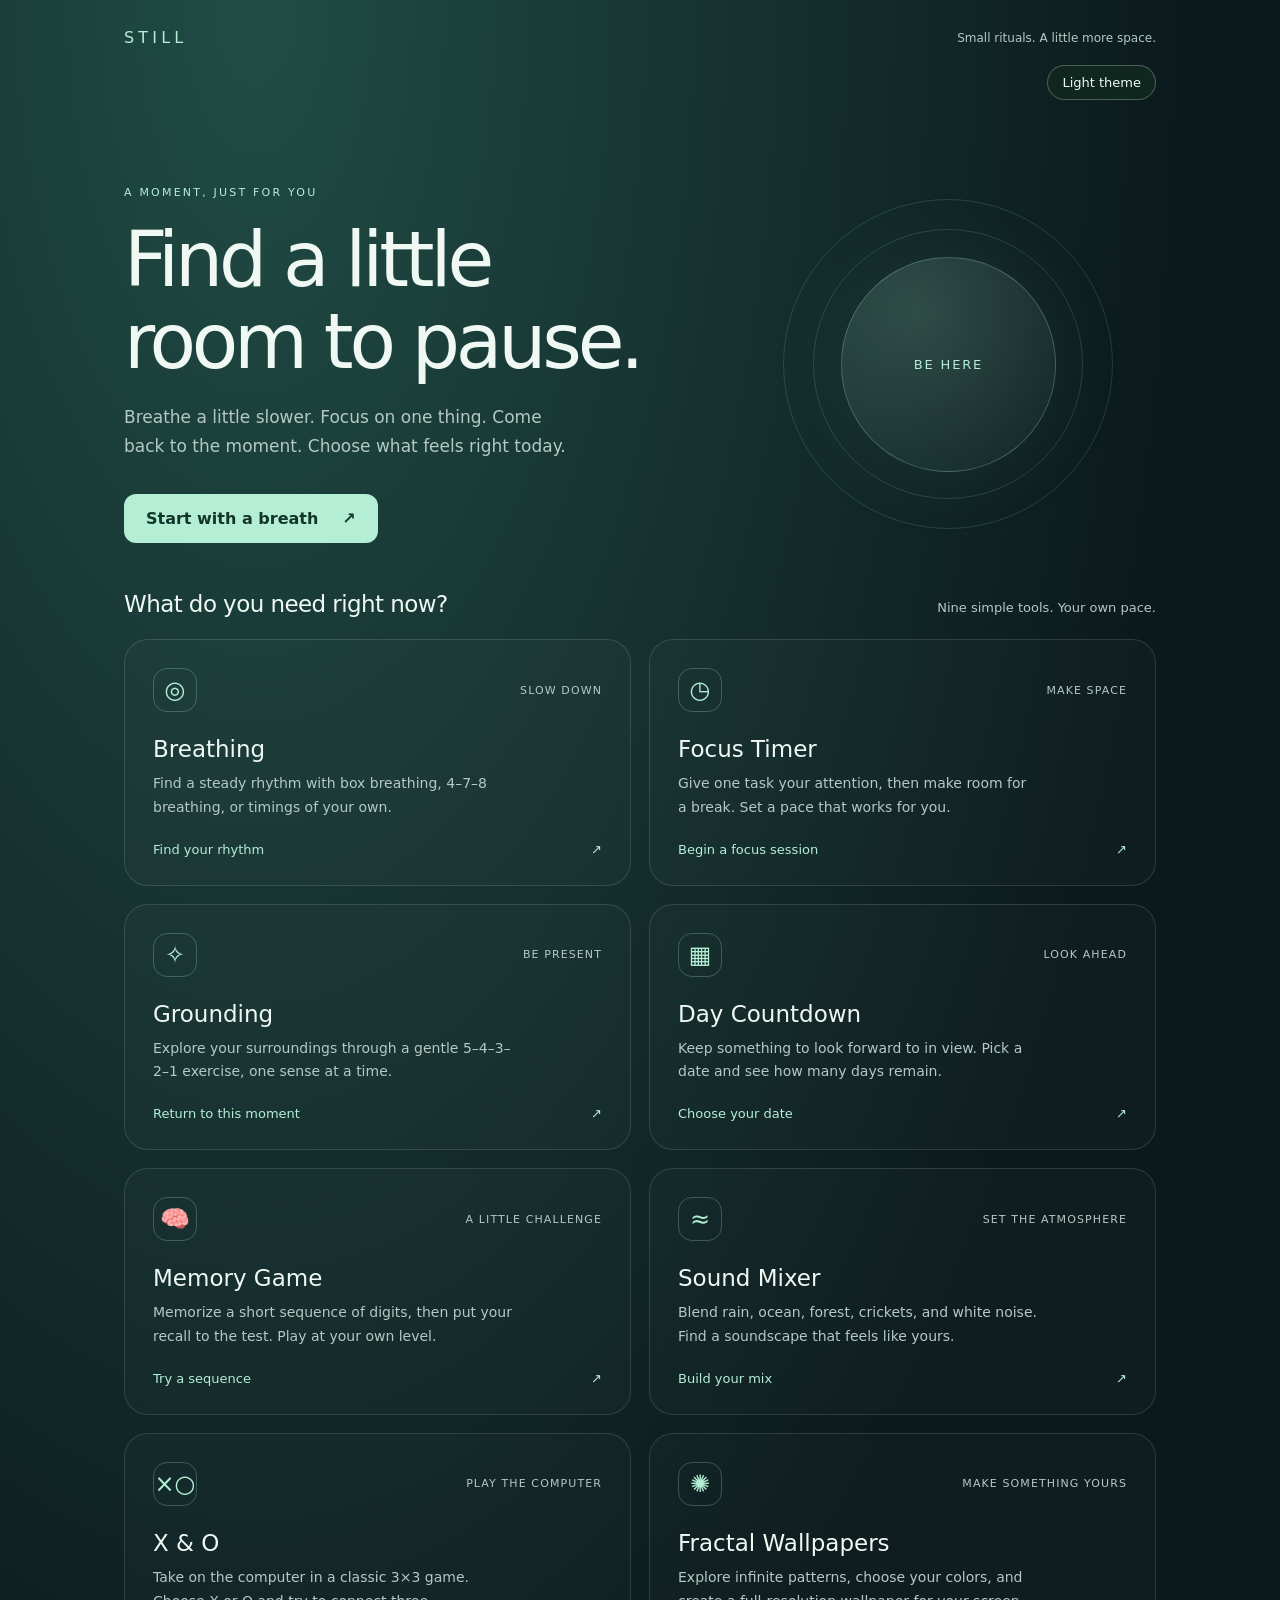
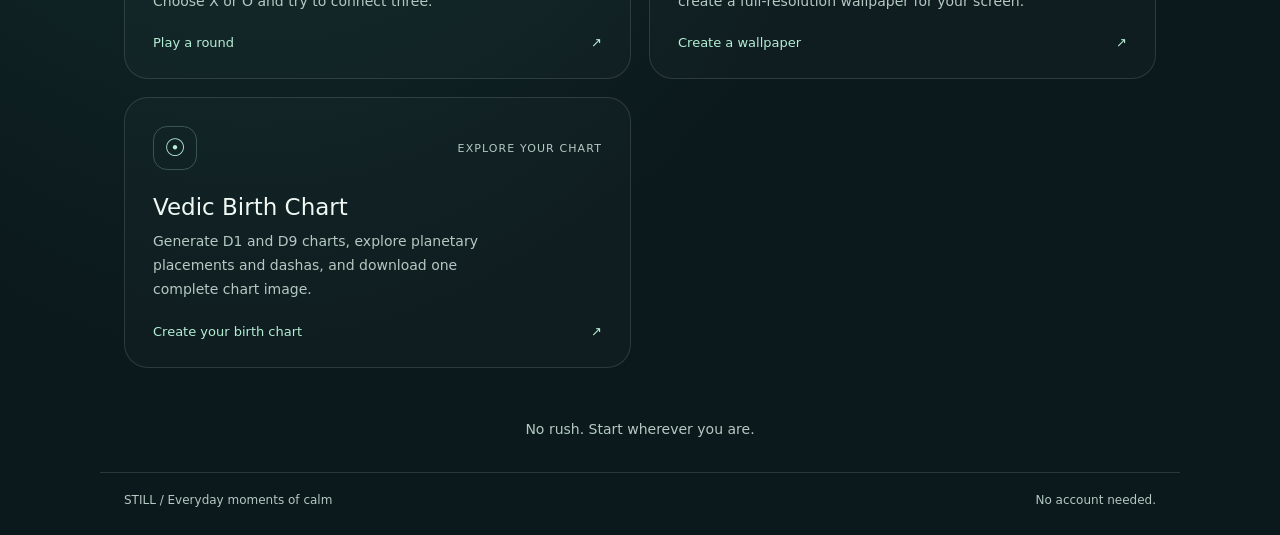
<file: index.html>
<!doctype html>
<html lang="en"><head><meta charset="utf-8"><meta name="viewport" content="width=device-width,initial-scale=1"><meta name="description" content="Simple tools for breathing, focus, grounding, and something to look forward to."><title>Still • A little space for yourself</title><style>
:root{color-scheme:dark;--ink:#eff8f3;--muted:#b4c9c2;--accent:#b4eed5;--line:#ffffff20}*{box-sizing:border-box}body{margin:0;min-height:100vh;background:radial-gradient(ellipse at 20% 0%,#214c45,transparent 65%),#0b191c;color:var(--ink);font-family:system-ui,sans-serif}a{color:inherit}a:focus-visible{outline:3px solid var(--accent);outline-offset:5px}header,main,footer{max-width:1080px;margin:auto;padding-left:24px;padding-right:24px}header{padding-top:28px;display:flex;align-items:center;justify-content:space-between;gap:20px}.brand{text-decoration:none;font-size:16px;letter-spacing:.26em;color:var(--accent)}.header-note{font-size:12px;color:var(--muted)}.hero{padding:70px 0 48px;display:grid;grid-template-columns:1.4fr 1fr;align-items:center;gap:36px}.eyebrow{font-size:11px;letter-spacing:.2em;text-transform:uppercase;color:var(--accent)}h1{font-size:clamp(42px,7vw,76px);line-height:1.08;font-weight:450;letter-spacing:-.055em;margin:20px 0}p{color:var(--muted);line-height:1.7}.intro{max-width:460px;font-size:17px}.primary{display:inline-flex;text-decoration:none;align-items:center;gap:24px;margin-top:16px;padding:15px 22px;border-radius:12px;background:var(--accent);color:#12362b;font-weight:600}.primary:hover{background:#d0f8e7}.stillness{aspect-ratio:1;display:grid;place-items:center;position:relative;max-width:330px;width:100%;justify-self:center}.stillness:before,.stillness:after{content:'';position:absolute;border:1px solid #b4eed526;border-radius:50%;inset:0}.stillness:after{inset:30px}.orb{width:65%;aspect-ratio:1;border-radius:50%;border:1px solid #b4eed540;background:radial-gradient(circle at 35% 25%,#b4eed530,#80dbbe08);box-shadow:0 0 90px #a8e7ce10;display:grid;place-items:center;color:var(--accent);font-size:13px;letter-spacing:.14em}.section-heading{display:flex;justify-content:space-between;align-items:baseline;gap:16px;margin:0 0 20px}h2{font-size:23px;font-weight:500;letter-spacing:-.025em;margin:0}.section-heading p{font-size:13px;margin:0}.apps{display:grid;grid-template-columns:repeat(2,minmax(0,1fr));gap:18px}.card{display:flex;flex-direction:column;min-height:240px;padding:28px;text-decoration:none;border:1px solid var(--line);border-radius:24px;background:#ffffff05}.card:hover{background:#ffffff0a;border-color:#b4eed570}.card-top{display:flex;justify-content:space-between;align-items:center;margin-bottom:24px}.icon{display:grid;place-items:center;width:44px;height:44px;border:1px solid #b4eed540;border-radius:14px;color:var(--accent);font-size:24px}.tag{font-size:11px;letter-spacing:.1em;text-transform:uppercase;color:var(--muted)}h3{font-size:23px;font-weight:500;margin:0}.card p{font-size:14px;max-width:360px;margin:10px 0 22px}.card-action{color:var(--accent);font-size:13px;margin-top:auto;display:flex;justify-content:space-between}.closing{padding:36px 0 16px;text-align:center;font-size:14px}footer{border-top:1px solid var(--line);padding-top:20px;padding-bottom:28px;display:flex;justify-content:space-between;gap:16px;color:var(--muted);font-size:12px}@media(max-width:640px){header,main,footer{padding-left:18px;padding-right:18px}.hero{grid-template-columns:1fr;padding-top:48px;gap:12px}.stillness{display:none}.apps{grid-template-columns:1fr}.section-heading{display:block}.section-heading p{margin-top:8px}.card{min-height:220px;padding:24px}.header-note{font-size:11px}footer{flex-direction:column}}
</style><script src="./theme.js?v=1"></script><link rel="stylesheet" href="./theme.css?v=3"></head><body data-app="home">
<header><a class="brand" href="./" aria-label="Still home" aria-current="page">STILL</a><span class="header-note">Small rituals. A little more space.</span></header><div class="theme-toolbar"><span id="theme-notice" role="status"></span><button id="theme-toggle" type="button" aria-label="Switch to light theme">Light theme</button></div>
<main><section class="hero" aria-labelledby="welcome"><div><div class="eyebrow">A moment, just for you</div><h1 id="welcome">Find a little<br>room to pause.</h1><p class="intro">Breathe a little slower. Focus on one thing. Come back to the moment. Choose what feels right today.</p><a class="primary" href="./breathing/">Start with a breath <span aria-hidden="true">↗</span></a></div><div class="stillness" aria-hidden="true"><div class="orb">BE HERE</div></div></section>
<section aria-labelledby="tools"><div class="section-heading"><h2 id="tools">What do you need right now?</h2><p>Nine simple tools. Your own pace.</p></div><div class="apps">
<a class="card" href="./breathing/"><div class="card-top"><span class="icon" aria-hidden="true">◎</span><span class="tag">Slow down</span></div><h3>Breathing</h3><p>Find a steady rhythm with box breathing, 4–7–8 breathing, or timings of your own.</p><span class="card-action">Find your rhythm <span aria-hidden="true">↗</span></span></a>
<a class="card" href="./focus-timer/"><div class="card-top"><span class="icon" aria-hidden="true">◷</span><span class="tag">Make space</span></div><h3>Focus Timer</h3><p>Give one task your attention, then make room for a break. Set a pace that works for you.</p><span class="card-action">Begin a focus session <span aria-hidden="true">↗</span></span></a>
<a class="card" href="./grounding/"><div class="card-top"><span class="icon" aria-hidden="true">✧</span><span class="tag">Be present</span></div><h3>Grounding</h3><p>Explore your surroundings through a gentle 5–4–3–2–1 exercise, one sense at a time.</p><span class="card-action">Return to this moment <span aria-hidden="true">↗</span></span></a>
<a class="card" href="./day-count/"><div class="card-top"><span class="icon" aria-hidden="true">▦</span><span class="tag">Look ahead</span></div><h3>Day Countdown</h3><p>Keep something to look forward to in view. Pick a date and see how many days remain.</p><span class="card-action">Choose your date <span aria-hidden="true">↗</span></span></a>
<a class="card" href="./memory/"><div class="card-top"><span class="icon" aria-hidden="true">🧠</span><span class="tag">A little challenge</span></div><h3>Memory Game</h3><p>Memorize a short sequence of digits, then put your recall to the test. Play at your own level.</p><span class="card-action">Try a sequence <span aria-hidden="true">↗</span></span></a><a class="card" href="./sounds/"><div class="card-top"><span class="icon" aria-hidden="true">≈</span><span class="tag">Set the atmosphere</span></div><h3>Sound Mixer</h3><p>Blend rain, ocean, forest, crickets, and white noise. Find a soundscape that feels like yours.</p><span class="card-action">Build your mix <span aria-hidden="true">↗</span></span></a><a class="card" href="./tic-tac-toe/"><div class="card-top"><span class="icon" aria-hidden="true">×○</span><span class="tag">Play the computer</span></div><h3>X &amp; O</h3><p>Take on the computer in a classic 3×3 game. Choose X or O and try to connect three.</p><span class="card-action">Play a round <span aria-hidden="true">↗</span></span></a><a class="card" href="./wallpapers/"><div class="card-top"><span class="icon" aria-hidden="true">✺</span><span class="tag">Make something yours</span></div><h3>Fractal Wallpapers</h3><p>Explore infinite patterns, choose your colors, and create a full-resolution wallpaper for your screen.</p><span class="card-action">Create a wallpaper <span aria-hidden="true">↗</span></span></a><a class="card" href="./birth-chart/"><div class="card-top"><span class="icon" aria-hidden="true">☉</span><span class="tag">Explore your chart</span></div><h3>Vedic Birth Chart</h3><p>Generate D1 and D9 charts, explore planetary placements and dashas, and download one complete chart image.</p><span class="card-action">Create your birth chart <span aria-hidden="true">↗</span></span></a></div></section><p class="closing">No rush. Start wherever you are.</p></main><footer><span>STILL / Everyday moments of calm</span><span>No account needed.</span></footer><script src="./timers.js?v=4"></script></body></html>
</file>
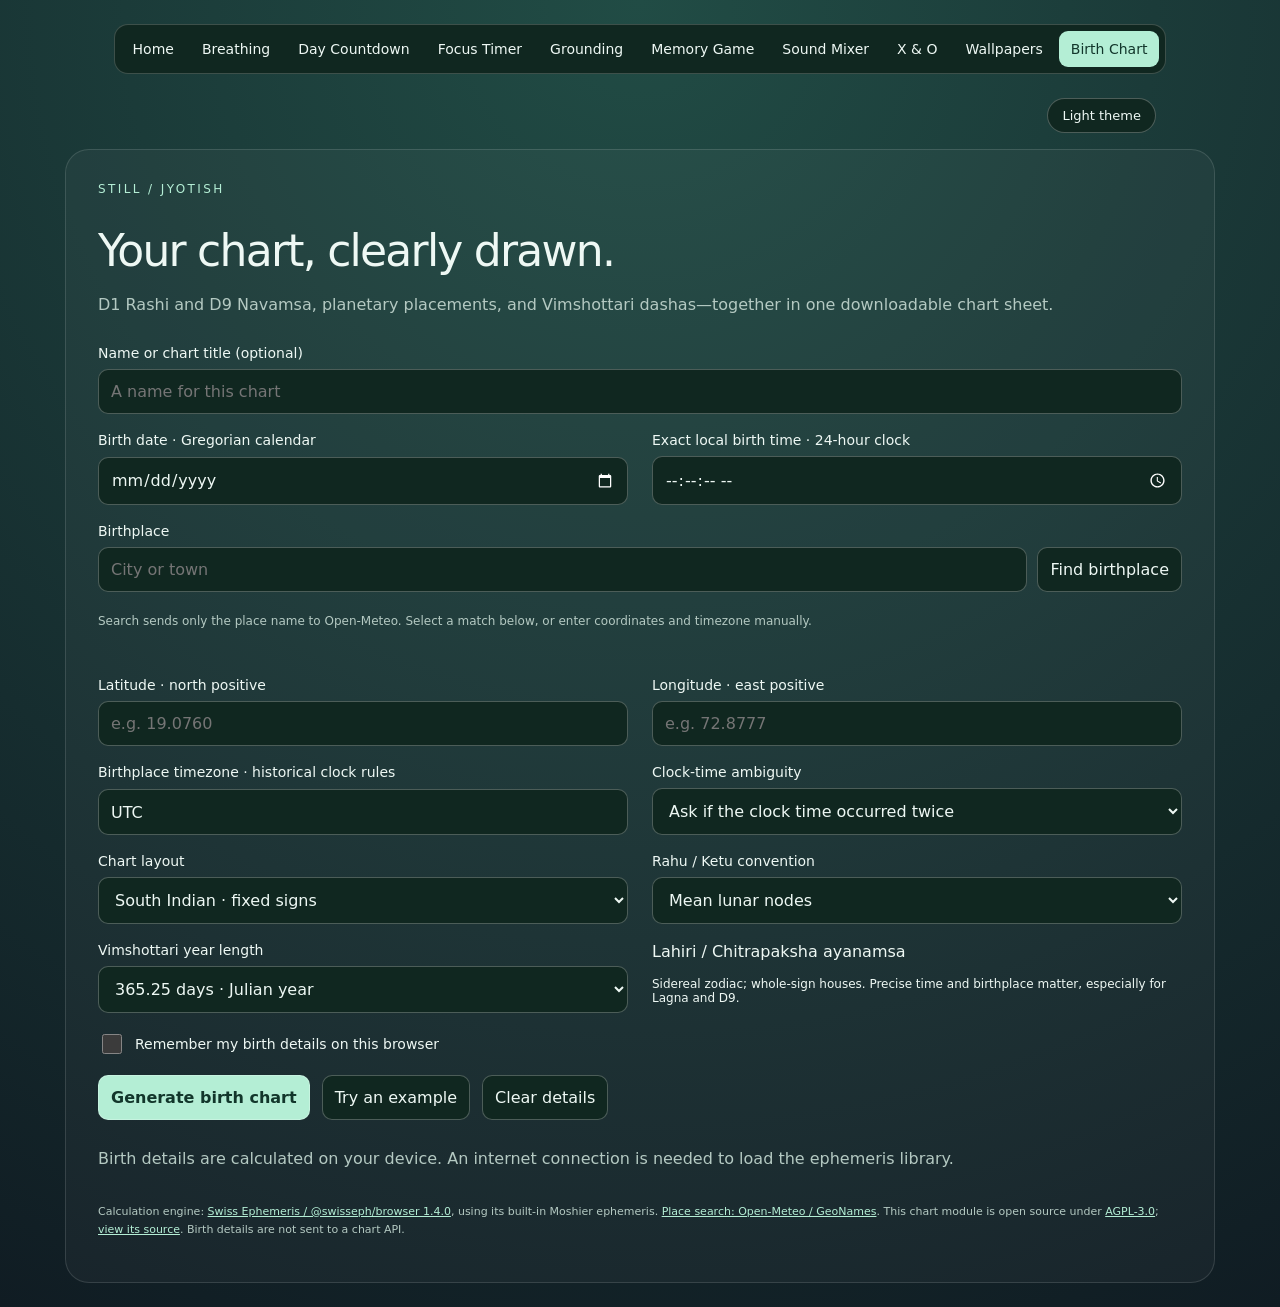
<file: birth-chart/index.html>
<!doctype html><html lang="en"><head>
<meta charset="utf-8"><meta name="viewport" content="width=device-width,initial-scale=1"><title>Still • Vedic Birth Chart</title>
<style>
:root{color-scheme:dark;--ink:#eef8f4;--muted:#b4c9c2;--accent:#b4eed5}*{box-sizing:border-box}body{margin:0;min-height:100vh;padding:24px;background:radial-gradient(circle at top,#214c45,#101c23);color:var(--ink);font-family:system-ui,sans-serif}.site-nav{display:flex;flex-wrap:wrap;justify-content:center;gap:4px;padding:6px;margin:0 auto 24px;width:fit-content;max-width:100%;background:#102720;border:1px solid #ffffff30;border-radius:14px}.site-nav a{padding:10px 12px;border-radius:9px;color:var(--ink);text-decoration:none;font-size:14px}.site-nav a:hover,.site-nav a[aria-current]{background:var(--accent);color:#12362b}main{max-width:1150px;margin:auto;padding:32px;background:#ffffff09;border:1px solid #ffffff20;border-radius:24px}.brand{font-size:12px;letter-spacing:.2em;color:var(--accent)}h1{font-size:clamp(30px,6vw,44px);font-weight:500;letter-spacing:-.04em;margin-bottom:12px}h2{font-size:22px;font-weight:500}h3{font-weight:500;font-size:18px}p{color:var(--muted);line-height:1.65}form{display:grid;grid-template-columns:repeat(2,minmax(0,1fr));gap:18px 24px;border:0!important;padding:0!important;margin:26px 0!important}.field{display:grid;gap:8px;border:0!important;padding:0!important}label{font-size:14px}.wide{grid-column:1/-1}input,select,button{font:inherit;min-width:0;padding:12px;border:1px solid #ffffff40;border-radius:10px}input,select{width:100%;background:#102720;color:var(--ink)}button{cursor:pointer;background:#102720;color:var(--ink)}button:hover{background:#214c45}.primary{background:var(--accent);color:#12362b;font-weight:600}button:disabled{opacity:.5;cursor:default}.row{display:flex;gap:10px;align-items:center;flex-wrap:wrap}.row input{flex:1;min-width:160px}.note{font-size:12px}.note a{color:var(--accent)}.check{display:flex;align-items:center;gap:10px}.check input{width:20px;height:20px;accent-color:var(--accent)}.actions{display:flex;gap:12px;flex-wrap:wrap}.search-results{display:grid;gap:8px;margin:0;padding:0;list-style:none}.search-results button{width:100%;text-align:left}.summary{display:grid;grid-template-columns:repeat(4,minmax(0,1fr));gap:12px;margin:22px 0}.summary div{padding:16px;border:1px solid var(--line,#ffffff20);border-radius:14px}.summary span{display:block;color:var(--muted);font-size:12px;margin-bottom:8px}.summary strong{font-size:15px;font-weight:500}.chart-grid,.dasha-grid{display:grid;grid-template-columns:repeat(2,minmax(0,1fr));gap:24px}.chart-box{min-width:0}.chart-box svg{display:block;width:100%;height:auto;border-radius:12px}.scroll-table{overflow:auto;margin-bottom:24px}table{width:100%;border-collapse:collapse;font-size:13px;text-align:left;white-space:nowrap}th,td{padding:11px 12px;border-bottom:1px solid var(--line,#ffffff20)}th{font-size:12px;color:var(--muted);font-weight:500}.current-period{background:#b4eed51c}.period-picker{display:grid;gap:8px;max-width:360px;margin-bottom:20px}#status{min-height:26px}.conventions{padding:14px 16px;border:1px solid var(--line,#ffffff20);border-radius:12px;font-size:12px;line-height:1.7;color:var(--muted)}.result-actions{margin:24px 0}.license{font-size:11px;margin-top:30px;color:var(--muted)}.license a{color:var(--accent)}button:focus-visible,input:focus-visible,select:focus-visible,a:focus-visible{outline:3px solid var(--accent);outline-offset:4px}[hidden]{display:none!important}@media(max-width:760px){.summary{grid-template-columns:1fr 1fr}.chart-grid,.dasha-grid{grid-template-columns:1fr}}@media(max-width:480px){body{padding:16px}main{padding:24px 18px}form{grid-template-columns:1fr}.site-nav a{padding:9px;font-size:13px}.actions button{flex-grow:1}}
</style><script src="../theme.js?v=1"></script><link rel="stylesheet" href="../theme.css?v=3"></head>
<body data-app="birth-chart"><nav class="site-nav" aria-label="Main navigation"><a href="../">Home</a><a href="../breathing/">Breathing</a><a href="../day-count/">Day Countdown</a><a href="../focus-timer/">Focus Timer</a><a href="../grounding/">Grounding</a><a href="../memory/">Memory Game</a><a href="../sounds/">Sound Mixer</a><a href="../tic-tac-toe/">X &amp; O</a><a href="../wallpapers/">Wallpapers</a><a href="./" aria-current="page">Birth Chart</a></nav>
<div class="theme-toolbar"><span id="theme-notice" role="status"></span><button id="theme-toggle" type="button" aria-label="Switch to light theme">Light theme</button></div>
<main><div class="brand">STILL / JYOTISH</div><h1>Your chart, clearly drawn.</h1><p>D1 Rashi and D9 Navamsa, planetary placements, and Vimshottari dashas—together in one downloadable chart sheet.</p>
<form id="birthForm">
<div class="field wide"><label for="name">Name or chart title (optional)</label><input id="name" type="text" maxlength="80" autocomplete="off" placeholder="A name for this chart"></div>
<div class="field"><label for="birthDate">Birth date · Gregorian calendar</label><input id="birthDate" type="date" min="1900-01-01" max="2099-12-31" required></div>
<div class="field"><label for="birthTime">Exact local birth time · 24-hour clock</label><input id="birthTime" type="time" step="1" required></div>
<div class="field wide"><label for="place">Birthplace</label><div class="row"><input id="place" type="text" maxlength="120" required placeholder="City or town"><button id="findPlace" type="button">Find birthplace</button></div><p class="note">Search sends only the place name to Open-Meteo. Select a match below, or enter coordinates and timezone manually.</p><ul id="placeResults" class="search-results"></ul><span id="placeStatus" class="note" role="status"></span></div>
<div class="field"><label for="latitude">Latitude · north positive</label><input id="latitude" type="number" min="-89.9999" max="89.9999" step="any" placeholder="e.g. 19.0760" required></div>
<div class="field"><label for="longitude">Longitude · east positive</label><input id="longitude" type="number" min="-180" max="180" step="any" placeholder="e.g. 72.8777" required></div>
<div class="field"><label for="zone">Birthplace timezone · historical clock rules</label><input id="zone" list="zones" required placeholder="Asia/Kolkata" autocomplete="off"><datalist id="zones"></datalist></div>
<div class="field"><label for="ambiguity">Clock-time ambiguity</label><select id="ambiguity"><option value="reject">Ask if the clock time occurred twice</option><option value="earlier">First occurrence · before clocks moved back</option><option value="later">Second occurrence · after clocks moved back</option></select></div>
<div class="field"><label for="style">Chart layout</label><select id="style"><option value="south">South Indian · fixed signs</option><option value="north">North Indian · fixed houses</option></select></div>
<div class="field"><label for="nodes">Rahu / Ketu convention</label><select id="nodes"><option value="mean">Mean lunar nodes</option><option value="true">True lunar nodes</option></select></div>
<div class="field"><label for="yearDays">Vimshottari year length</label><select id="yearDays"><option value="365.25">365.25 days · Julian year</option><option value="365.2422">365.2422 days · tropical year</option><option value="360">360 days · Savana year</option></select></div>
<div class="field"><span>Lahiri / Chitrapaksha ayanamsa</span><span class="note">Sidereal zodiac; whole-sign houses. Precise time and birthplace matter, especially for Lagna and D9.</span></div>
<label class="check wide"><input id="remember" type="checkbox"> Remember my birth details on this browser</label>
<div class="actions wide"><button id="generateChart" class="primary" type="submit">Generate birth chart</button><button id="example" type="button">Try an example</button><button id="forget" type="button">Clear details</button></div>
</form>
<p id="status" role="status">Birth details are calculated on your device. An internet connection is needed to load the ephemeris library.</p>
<section id="results" hidden aria-label="Generated birth chart">
<div id="summary" class="summary"></div><div id="conventions" class="conventions"></div>
<div class="chart-grid"><section class="chart-box"><h2>D1 · Rashi</h2><div id="d1"></div></section><section class="chart-box"><h2>D9 · Navamsa</h2><div id="d9"></div></section></div>
<h2>Planetary placements</h2><p class="note">Degrees are within the D1 sign. R means retrograde. Nakshatra and pada use sidereal longitudes.</p><div id="placements" class="scroll-table"></div>
<h2>Vimshottari dashas</h2><p id="dashaNote" class="note"></p><div class="period-picker"><label for="dashaSelect">Show antardashas within</label><select id="dashaSelect"></select></div>
<div class="dasha-grid"><section><h3>Mahadashas · 120-year cycle</h3><div id="mahadashas" class="scroll-table"></div></section><section><h3 id="antarTitle">Antardashas</h3><div id="antardashas" class="scroll-table"></div></section></div>
<div class="actions result-actions"><button id="downloadChart" class="primary" type="button">Download complete chart · PNG</button></div><p class="note">One 2400 × 3260 PNG with both charts, placements, mahadashas, and the selected antardashas. Personal details are included in the file.</p>
</section>
<p class="license">Calculation engine: <a href="https://github.com/swisseph-js/swisseph" target="_blank" rel="noopener">Swiss Ephemeris / @swisseph/browser 1.4.0</a>, using its built-in Moshier ephemeris. <a href="https://open-meteo.com/en/docs/geocoding-api" target="_blank" rel="noopener">Place search: Open-Meteo / GeoNames</a>. This chart module is open source under <a href="LICENSE">AGPL-3.0</a>; <a href="https://github.com/peak-wisdom/zenmodeappkit/tree/main/birth-chart" target="_blank" rel="noopener">view its source</a>. Birth details are not sent to a chart API.</p>
</main><script type="module" src="app.js"></script><script src="../timers.js?v=4"></script></body></html>
</file>
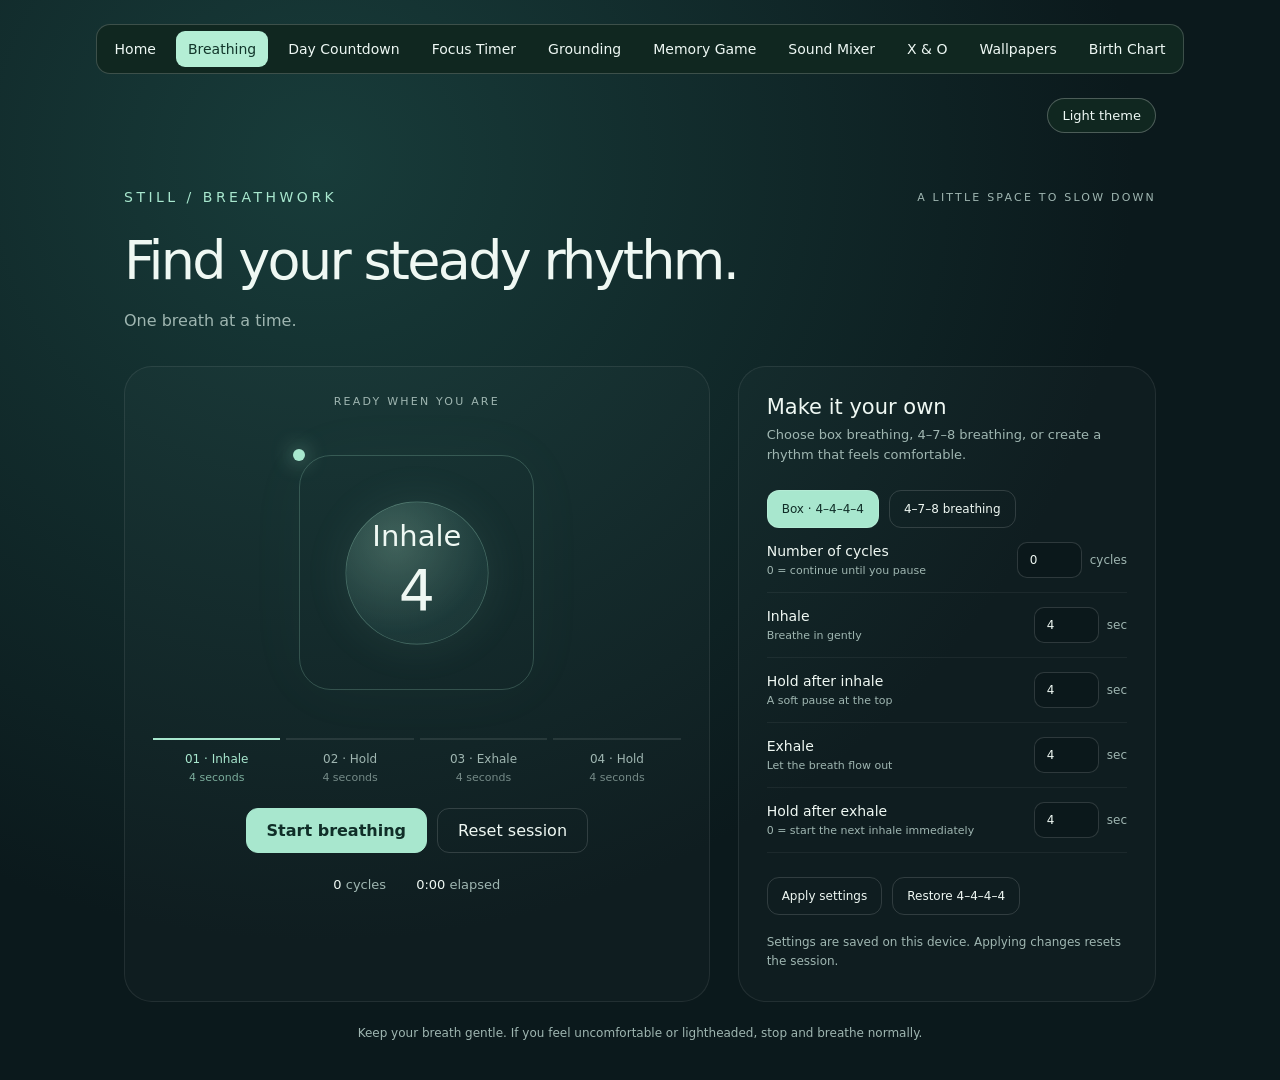
<file: breathing/index.html>
<!doctype html>
<html lang="en">
<head>
<meta charset="utf-8"><meta name="viewport" content="width=device-width,initial-scale=1">
<title>Still • Breathing</title>
<style>
    .site-nav {
  position: fixed;
  top: 16px;
  left: 50%;
  transform: translateX(-50%);
  z-index: 100;
  display: flex;
  gap: 8px;
  padding: 6px;
  width: max-content;
  max-width: calc(100% - 24px);
  background: #102720;
  border: 1px solid #ffffff30;
  border-radius: 14px;
}

.site-nav a {
  padding: 10px 14px;
  border-radius: 9px;
  color: #eef8f4;
  text-decoration: none;
  font: 14px system-ui, sans-serif;
}

.site-nav a:hover,
.site-nav a[aria-current="page"] {
  background: #b4eed5;
  color: #12362b;
}

body {
  padding-top: 90px;
}
:root{color-scheme:dark;--ink:#eff8f3;--muted:#9fb6b1;--accent:#a8e7ce}*{box-sizing:border-box}body{margin:0;background:radial-gradient(ellipse at 25% 15%,#183c3a,transparent 60%),#0b191c;color:var(--ink);font-family:system-ui,sans-serif;min-height:100vh}main{max-width:1080px;margin:auto;padding:40px 24px}.brand{font-size:14px;letter-spacing:.25em;color:var(--accent)}header{display:flex;justify-content:space-between;align-items:center;gap:20px}h1{font-size:clamp(32px,5vw,54px);font-weight:500;letter-spacing:-.05em;margin:24px 0 10px}p{color:var(--muted);line-height:1.6}.layout{display:grid;grid-template-columns:1.4fr 1fr;gap:28px;margin-top:32px}.practice,.settings{background:#ffffff05;border:1px solid #ffffff14;border-radius:28px;padding:28px}.practice{text-align:center;overflow:hidden}.eyebrow{text-transform:uppercase;font-size:11px;letter-spacing:.2em;color:var(--muted)}.visual{height:330px;position:relative;display:grid;place-items:center}.box{position:absolute;width:235px;height:235px;border:1px solid #a8e7ce38;border-radius:32px;transform:rotate(0deg);box-shadow:0 0 70px #a8e7ce08}.orb{position:absolute;width:220px;height:220px;border-radius:50%;background:radial-gradient(circle at 35% 30%,#b9f3d743,#6bbeb31a 65%,#80dbbe10);border:1px solid #b4efd44d;box-shadow:0 0 70px #91d8c018;transform:scale(.65)}.dot{position:absolute;left:calc(50% - 117.5px);top:calc(50% - 117.5px);width:12px;height:12px;border-radius:50%;background:var(--accent);box-shadow:0 0 20px #a8e7ceaa;transform:translate(-6px,-6px)}.center{position:relative;pointer-events:none}.center h2{font-size:29px;font-weight:450;margin:0 0 4px}.count{font-size:57px;font-variant-numeric:tabular-nums;font-weight:300;line-height:1.2}.phases{display:grid;grid-template-columns:repeat(4,1fr);gap:6px;margin:0 0 24px}.phase{border-top:2px solid #ffffff18;padding-top:12px;color:var(--muted);font-size:12px}.phase.active{color:var(--accent);border-color:var(--accent)}.phase span{display:block;font-size:11px;margin-top:5px;opacity:.7}button,input{font:inherit}button{border:1px solid #ffffff24;border-radius:12px;padding:12px 20px;background:transparent;color:var(--ink);cursor:pointer}button:hover{background:#ffffff0c}button:focus-visible,input:focus-visible{outline:2px solid var(--accent);outline-offset:4px}.primary{background:var(--accent);color:#102e28;border-color:var(--accent);min-width:135px;font-weight:600}.primary:hover{background:#c0f3dd}.controls{display:flex;justify-content:center;gap:10px}.stats{display:flex;justify-content:center;gap:30px;margin-top:24px;font-size:13px;color:var(--muted)}.stats strong{color:var(--ink);font-weight:500}.settings h2{font-weight:500;font-size:21px;margin:0 0 6px}.settings p{font-size:13px;margin:0 0 24px}.field{display:flex;justify-content:space-between;align-items:center;padding:14px 0;border-bottom:1px solid #ffffff0e}.field label{font-size:14px}.field small{display:block;color:var(--muted);font-size:11px;margin-top:5px}.input-wrap{display:flex;align-items:center;gap:8px;color:var(--muted);font-size:12px}input{width:65px;padding:10px 6px 10px 12px;border:1px solid #ffffff25;border-radius:10px;background:#06131666;color:var(--ink)}.setting-actions{display:flex;gap:10px;flex-wrap:wrap;margin-top:24px}.setting-actions button{font-size:12px;padding:11px 14px}.note{font-size:12px!important;margin:18px 0 0!important;min-height:40px}footer{font-size:12px;color:var(--muted);margin-top:24px;text-align:center}@media(max-width:740px){main{padding:24px 16px}.layout{grid-template-columns:1fr}.practice,.settings{padding:22px}.visual{height:300px}header .eyebrow{display:none}}@media(prefers-reduced-motion:reduce){.orb{box-shadow:none}}
.phase[hidden]{display:none}.setting-actions [aria-pressed="true"]{background:var(--accent);color:#102e28}
.site-nav{position:relative;top:auto;left:auto;transform:none;width:fit-content;max-width:100%;flex-wrap:wrap;justify-content:center;margin:0 auto 24px}.site-nav a{padding:10px 12px}body{padding-top:24px}
</style>
<script src="../theme.js?v=1"></script><link rel="stylesheet" href="../theme.css?v=3"></head>
<body data-app="breathing">  <nav class="site-nav" aria-label="Main navigation"><a href="../">Home</a><a href="../breathing/" aria-current="page">Breathing</a><a href="../day-count/">Day Countdown</a><a href="../focus-timer/">Focus Timer</a><a href="../grounding/">Grounding</a><a href="../memory/">Memory Game</a><a href="../sounds/">Sound Mixer</a><a href="../tic-tac-toe/">X &amp; O</a><a href="../wallpapers/">Wallpapers</a><a href="../birth-chart/">Birth Chart</a></nav><div class="theme-toolbar"><span id="theme-notice" role="status"></span><button id="theme-toggle" type="button" aria-label="Switch to light theme">Light theme</button></div><main>
<header><div class="brand">STILL / BREATHWORK</div><div class="eyebrow">A little space to slow down</div></header>
<h1>Find your steady rhythm.</h1><p>One breath at a time.</p>
<div class="layout"><section class="practice" aria-label="Breathing exercise">
<div class="eyebrow" id="status" role="status">Ready when you are</div>
<div class="visual" aria-hidden="true"><div class="box"></div><div class="orb" id="orb"></div><div class="dot" id="dot"></div><div class="center"><h2 id="phaseTitle">Inhale</h2><div class="count" id="count">4</div></div></div>
<div class="phases" id="phases"><div class="phase active">01 · Inhale<span>4 seconds</span></div><div class="phase">02 · Hold<span>4 seconds</span></div><div class="phase">03 · Exhale<span>4 seconds</span></div><div class="phase">04 · Hold<span>4 seconds</span></div></div>
<div class="controls"><button class="primary" id="start">Start breathing</button><button id="reset">Reset session</button></div>
<div class="stats"><div><strong id="cycles">0</strong> cycles</div><div><strong id="elapsed">0:00</strong> elapsed</div></div>
</section>
<section class="settings"><h2>Make it your own</h2><p>Choose box breathing, 4–7–8 breathing, or create a rhythm that feels comfortable.</p>
<div class="setting-actions" role="group" aria-label="Breathing presets"><button type="button" id="boxPreset">Box · 4–4–4–4</button><button type="button" id="relaxPreset">4–7–8 breathing</button></div>
<form id="settingsForm">
<div class="field"><label for="cycleLimit">Number of cycles<small>0 = continue until you pause</small></label><div class="input-wrap"><input id="cycleLimit" type="number" min="0" max="999" step="1" value="0" required>cycles</div></div>
<div class="field"><label for="inhale">Inhale<small>Breathe in gently</small></label><div class="input-wrap"><input id="inhale" type="number" min="1" max="60" step="1" value="4" required>sec</div></div>
<div class="field"><label for="holdIn">Hold after inhale<small>A soft pause at the top</small></label><div class="input-wrap"><input id="holdIn" type="number" min="1" max="60" step="1" value="4" required>sec</div></div>
<div class="field"><label for="exhale">Exhale<small>Let the breath flow out</small></label><div class="input-wrap"><input id="exhale" type="number" min="1" max="60" step="1" value="4" required>sec</div></div>
<div class="field"><label for="holdOut">Hold after exhale<small>0 = start the next inhale immediately</small></label><div class="input-wrap"><input id="holdOut" type="number" min="0" max="60" step="1" value="4" required>sec</div></div>
<div class="setting-actions"><button type="submit">Apply settings</button><button type="button" id="defaults">Restore 4–4–4–4</button></div>
<p class="note" id="notice" role="status">Settings are saved on this device. Applying changes resets the session.</p>
</form></section></div>
<footer>Keep your breath gentle. If you feel uncomfortable or lightheaded, stop and breathe normally.</footer>
</main>
<script src="../timers.js?v=4"></script>
<script>
(()=>{
'use strict';
const ids=['inhale','holdIn','exhale','holdOut'],names=['Inhale','Hold','Exhale','Hold'];
const prompts=['Breathe in gently','Rest with a full breath','Breathe out slowly','Rest before your next breath'];
const $=id=>document.getElementById(id),defaults=[4,4,4,4];
let durations=[...defaults];
try{const saved=JSON.parse(localStorage.getItem('still-breathing'));if(Array.isArray(saved)&&saved.length===4&&saved.every((n,i)=>Number.isInteger(n)&&n>=(i===3?0:1)&&n<=60))durations=saved;}catch{}
let cycleLimit=0;
try{const saved=JSON.parse(localStorage.getItem('still-cycle-limit'));if(Number.isInteger(saved)&&saved>=0&&saved<=999)cycleLimit=saved;}catch{}
let running=false,total=0,anchor=0,lastPhase=-1,complete=false;
const timers=window.StillTimers;
const restored=timers.breathing;
if(restored){durations=[...restored.durations];cycleLimit=restored.cycleLimit;running=restored.running;total=restored.total;anchor=restored.anchor;complete=restored.complete;}
function persist(){timers.setBreathing({durations:[...durations],cycleLimit,running,total,anchor,complete});}
const reduced=matchMedia('(prefers-reduced-motion: reduce)');
function position(ms){let seconds=ms/1000,cycleLength=durations.reduce((a,b)=>a+b,0),cycles=Math.floor(seconds/cycleLength),within=seconds%cycleLength,phase=0;while(phase<3&&within>=durations[phase]){within-=durations[phase++];}return{phase,fraction:within/durations[phase],remaining:Math.max(1,Math.ceil(durations[phase]-within)),cycles};}
function render(){let ms=total+(running?Date.now()-anchor:0);const limitMs=cycleLimit*durations.reduce((a,b)=>a+b,0)*1000;if(cycleLimit>0&&ms>=limitMs){ms=total=limitMs;running=false;complete=true;$('start').textContent='Start again';$('status').textContent='Session complete · breathe naturally';persist();}const p=complete?{phase:durations[3]===0?2:3,fraction:1,remaining:0,cycles:cycleLimit}:position(ms);$('phaseTitle').textContent=complete?'Complete':names[p.phase];$('count').textContent=complete?'✓':p.remaining;$('cycles').textContent=cycleLimit>0?p.cycles+' / '+cycleLimit:p.cycles;const s=Math.floor(ms/1000);$('elapsed').textContent=Math.floor(s/60)+':'+String(s%60).padStart(2,'0');
const nodes=$('phases').children;for(let i=0;i<4;i++)nodes[i].classList.toggle('active',i===p.phase);
const scale=p.phase===0?.65+.35*p.fraction:p.phase===1?1:p.phase===2?1-.35*p.fraction:.65;$('orb').style.transform='scale('+(reduced.matches?.85:scale)+')';
const edge=235,t=p.fraction,points=[[edge*t,0],[edge,edge*t],[edge*(1-t),edge],[0,edge*(1-t)]];const [x,y]=points[p.phase];$('dot').style.transform=`translate(${x-6}px,${y-6}px)`;
if(running&&lastPhase!==p.phase){$('status').textContent=prompts[p.phase];lastPhase=p.phase;}
}
function reset(){running=false;complete=false;total=0;lastPhase=-1;$('start').textContent='Start breathing';$('status').textContent='Ready when you are';persist();render();}
function sync(){$('cycleLimit').value=cycleLimit;$('phases').children[3].hidden=durations[3]===0;$('phases').style.gridTemplateColumns='repeat('+(durations[3]===0?3:4)+',1fr)';$('boxPreset').setAttribute('aria-pressed',String(durations.every((n,i)=>n===defaults[i])));$('relaxPreset').setAttribute('aria-pressed',String(durations.every((n,i)=>n===[4,7,8,0][i])));ids.forEach((id,i)=>{$(id).value=durations[i];$('phases').children[i].querySelector('span').textContent=durations[i]+' seconds';});}
function save(){try{localStorage.setItem('still-breathing',JSON.stringify(durations));localStorage.setItem('still-cycle-limit',JSON.stringify(cycleLimit));return true;}catch{return false;}}
$('start').addEventListener('click',()=>{if(complete)reset();if(running){total+=Date.now()-anchor;running=false;$('start').textContent='Resume';$('status').textContent='Paused · take your time';}else{anchor=Date.now();running=true;lastPhase=-1;$('start').textContent='Pause';}persist();render();});
$('reset').addEventListener('click',reset);
function applyPreset(values,label){durations=[...values];sync();reset();$('notice').textContent=label+' applied. Press Start breathing when ready.'+(save()?'':' Device storage is unavailable.');}
$('boxPreset').addEventListener('click',()=>applyPreset(defaults,'Box breathing'));
$('relaxPreset').addEventListener('click',()=>applyPreset([4,7,8,0],'4–7–8 breathing'));
$('settingsForm').addEventListener('submit',e=>{e.preventDefault();if(!$('settingsForm').reportValidity())return;durations=ids.map(id=>Number($(id).value));cycleLimit=Number($('cycleLimit').value);sync();reset();$('notice').textContent=save()?'Your rhythm and cycle limit are saved. Press Start breathing when ready.':'Rhythm applied for this visit. Device storage is unavailable.';});
$('defaults').addEventListener('click',()=>{durations=[...defaults];sync();reset();const saved=save();$('notice').textContent='Restored to 4 seconds per phase.'+(saved?'':' Device storage is unavailable.');});
sync();$('start').textContent=complete?'Start again':running?'Pause':total>0?'Resume':'Start breathing';if(!running&&total>0&&!complete)$('status').textContent='Paused · take your time';render();
window.addEventListener('still-timers-sync',()=>{const saved=timers.breathing;if(!saved)return;durations=[...saved.durations];cycleLimit=saved.cycleLimit;running=saved.running;total=saved.total;anchor=saved.anchor;complete=saved.complete;lastPhase=-1;sync();$('start').textContent=complete?'Start again':running?'Pause':total>0?'Resume':'Start breathing';if(!running&&!complete)$('status').textContent=total>0?'Paused · take your time':'Ready when you are';render();});
window.addEventListener('pagehide',persist);
window.addEventListener('pageshow',()=>{lastPhase=-1;render();});
if(!timers.storageAvailable)$('notice').textContent='Browser storage is unavailable. Keep this page open to keep your session.';
setInterval(()=>{if(running)render();},50);
})();
</script></body></html>
</file>
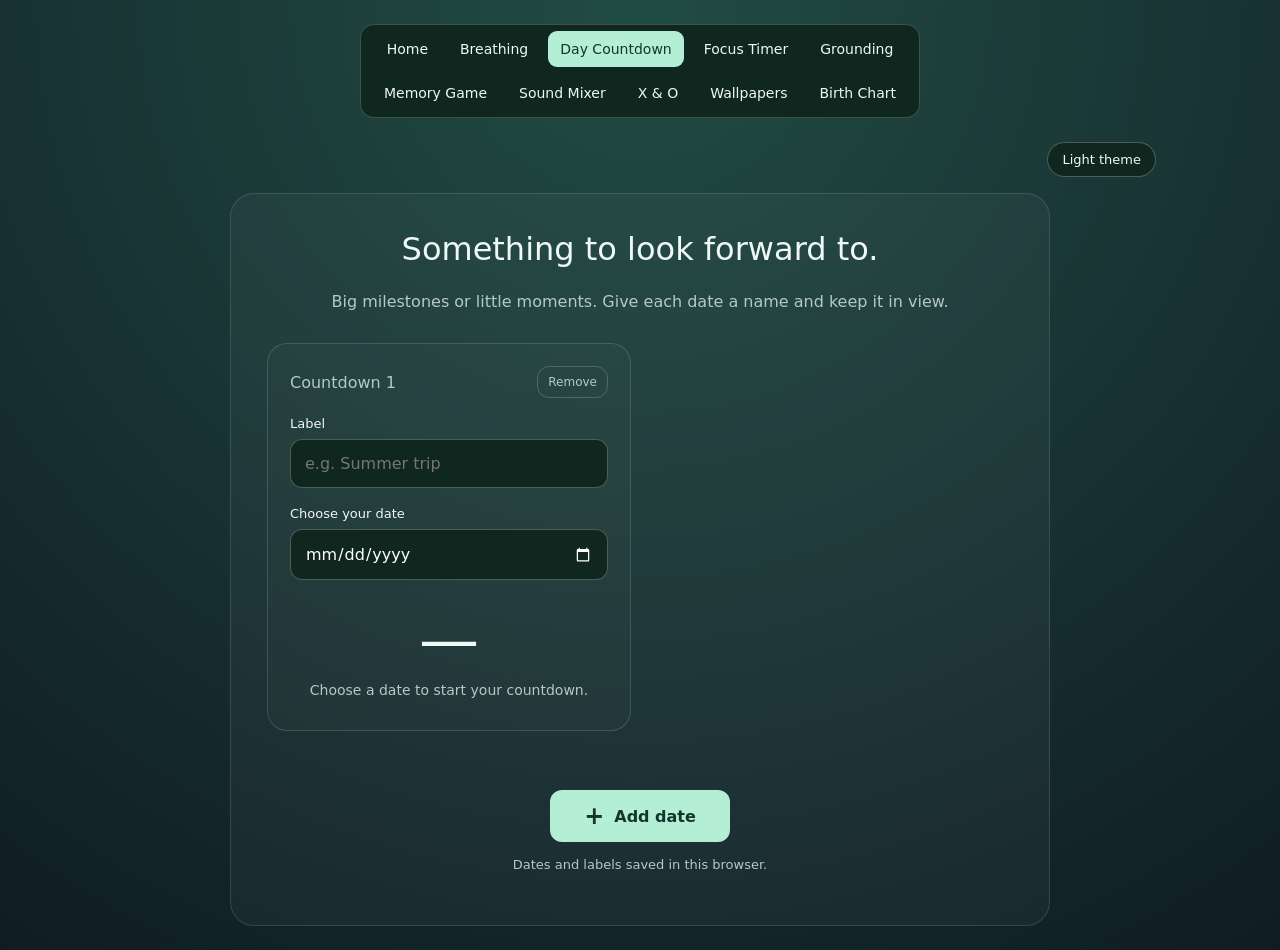
<file: day-count/index.html>
<!DOCTYPE html>
<html lang="en">
<head>
  <meta charset="UTF-8">
  <meta name="viewport" content="width=device-width, initial-scale=1">
  <title>Days Until</title>
  <style>
    .site-nav {
  position: relative;
  z-index: 100;
  display: flex;
  flex-wrap: wrap;
  justify-content: center;
  gap: 8px;
  padding: 6px;
  width: 100%;
  max-width: 560px;
  margin: 0 0 24px;
  background: #102720;
  border: 1px solid #ffffff30;
  border-radius: 14px;
}

.site-nav a {
  padding: 10px 12px;
  white-space: nowrap;
  border-radius: 9px;
  color: #eef8f4;
  text-decoration: none;
  font: 14px system-ui, sans-serif;
}

.site-nav a:hover,
.site-nav a[aria-current="page"] {
  background: #b4eed5;
  color: #12362b;
}

    * { box-sizing: border-box; }

    body {
      margin: 0;
      min-height: 100vh;
      display: flex;
      flex-direction: column;
      align-items: center;
      padding: 24px;
      font-family: system-ui, sans-serif;
      color: #eef8f4;
      background: radial-gradient(circle at top, #214c45, #101c23);
    }

    main {
      width: 100%;
      max-width: 820px;
      padding: 36px;
      text-align: center;
      background: #ffffff09;
      border: 1px solid #ffffff20;
      border-radius: 24px;
    }

    h1 { margin-top: 0; font-weight: 500; }
    p { color: #b4c9c2; line-height: 1.6; }
    label { display: block; margin: 24px 0 10px; }

    input, button {
      width: 100%;
      padding: 14px;
      border-radius: 12px;
      font: inherit;
    }

    input {
      color-scheme: dark;
      background: #102720;
      color: white;
      border: 1px solid #ffffff40;
      cursor: pointer;
    }

    button {
      margin-top: 12px;
      border: none;
      background: #b4eed5;
      color: #12362b;
      font-weight: 600;
      cursor: pointer;
    }

    button:hover { background: #d0f8e7; }

    input:focus-visible, button:focus-visible {
      outline: 3px solid #b4eed5;
      outline-offset: 4px;
    }

    #result { margin-top: 28px; min-height: 130px; }
    #number { font-size: 76px; font-weight: 300; line-height: 1.2; }
    #message { margin-top: 8px; }
    #selectedDate { font-size: 14px; }
    @media (max-width: 420px) {
      body { padding: 16px; }
      main { padding: 28px 18px; }
      .site-nav a { padding: 10px; font-size: 13px; }
    }
.countdowns{display:grid;grid-template-columns:repeat(2,minmax(0,1fr));gap:18px;text-align:left;margin:28px 0}.countdown-card{padding:22px;border:1px solid #ffffff25;border-radius:20px;background:#ffffff05;min-width:0}.card-heading{display:flex;justify-content:space-between;align-items:center;gap:12px}.card-heading h2{font-size:16px;font-weight:500;margin:0;color:#b4c9c2}.remove{width:auto;padding:8px 10px;margin:0;font-size:12px;font-weight:400;background:transparent;color:#b4c9c2;border:1px solid #ffffff30}.remove:hover{background:#ffffff10}.countdown-card label{font-size:13px;margin:18px 0 8px}.countdown-card input{min-width:0}.countdown-card input[type="text"]{cursor:text}.result{text-align:center;margin-top:24px}.day-number{font-size:60px;font-weight:300;line-height:1.2;font-variant-numeric:tabular-nums}.date-caption{font-size:12px;margin:10px 0 0}.day-message{margin-top:6px;color:#b4c9c2;font-size:14px}.add-date{display:inline-flex;gap:10px;align-items:center;justify-content:center;width:auto;min-width:180px}.plus{font-size:24px;line-height:1}.storage-note,.empty{font-size:13px}.undo{width:auto;padding:8px 12px;margin:0 0 12px;background:transparent;color:#b4eed5;border:1px solid #ffffff40}[hidden]{display:none!important}@media(max-width:640px){.countdowns{grid-template-columns:1fr}.countdown-card{padding:20px}.day-number{font-size:64px}}
</style>
<script src="../theme.js?v=1"></script><link rel="stylesheet" href="../theme.css?v=3"></head>
<body data-app="day-count">
  <nav class="site-nav" aria-label="Main navigation"><a href="../">Home</a><a href="../breathing/">Breathing</a><a href="../day-count/" aria-current="page">Day Countdown</a><a href="../focus-timer/">Focus Timer</a><a href="../grounding/">Grounding</a><a href="../memory/">Memory Game</a><a href="../sounds/">Sound Mixer</a><a href="../tic-tac-toe/">X &amp; O</a><a href="../wallpapers/">Wallpapers</a><a href="../birth-chart/">Birth Chart</a></nav><div class="theme-toolbar"><span id="theme-notice" role="status"></span><button id="theme-toggle" type="button" aria-label="Switch to light theme">Light theme</button></div>
  <main>
    <h1>Something to look forward to.</h1>
    <p>Big milestones or little moments. Give each date a name and keep it in view.</p>
    <div id="countdowns" class="countdowns" aria-label="Your countdowns"></div>
    <p id="empty" class="empty" hidden>No dates yet. Add something to look forward to.</p>
    <button id="undo" class="undo" type="button" hidden>Undo remove</button><br>
    <button id="addDate" class="add-date" type="button"><span class="plus" aria-hidden="true">+</span> Add date</button>
    <p id="storageNotice" class="storage-note" role="status">Dates and labels save automatically in this browser.</p>
  </main>

  <script src="countdowns.js"></script>
<script src="../timers.js?v=4"></script></body>
</html>
</file>
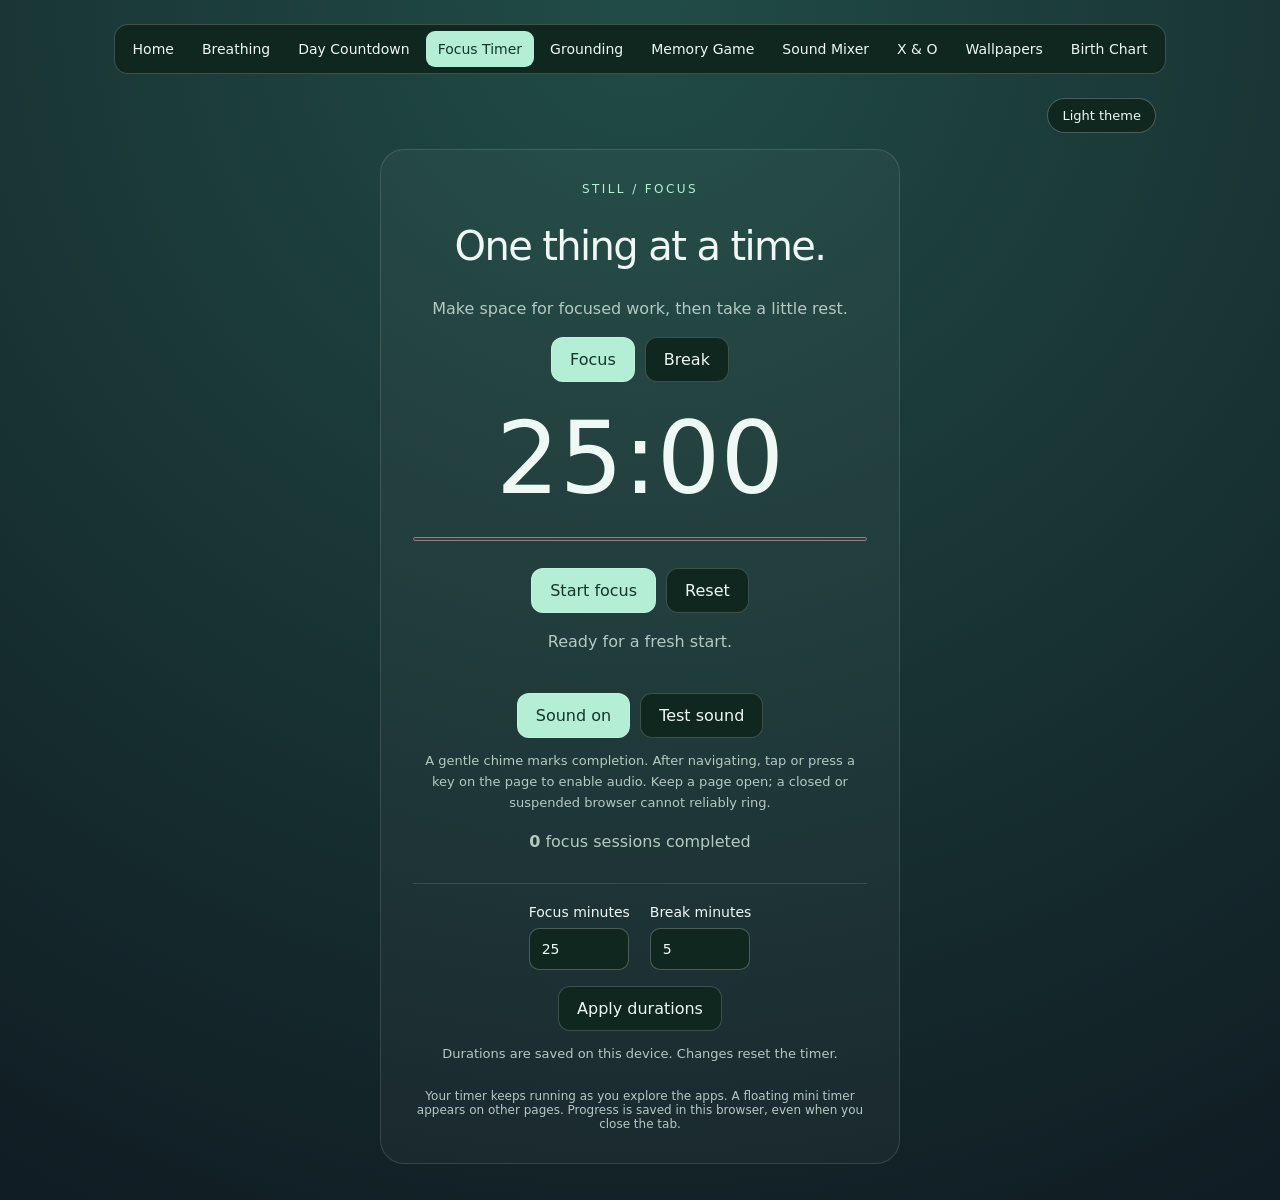
<file: focus-timer/index.html>
<!doctype html>
<html lang="en"><head><meta charset="utf-8"><meta name="viewport" content="width=device-width,initial-scale=1"><title>Still • Focus Timer</title><style>
:root{color-scheme:dark;--ink:#eef8f4;--muted:#b4c9c2;--accent:#b4eed5}*{box-sizing:border-box}body{margin:0;min-height:100vh;padding:110px 24px 36px;background:radial-gradient(circle at top,#214c45,#101c23);color:var(--ink);font-family:system-ui,sans-serif}.site-nav{position:absolute;top:16px;left:50%;transform:translateX(-50%);display:flex;gap:4px;padding:6px;width:max-content;max-width:calc(100% - 24px);background:#102720;border:1px solid #ffffff30;border-radius:14px}.site-nav a{padding:10px 12px;border-radius:9px;color:var(--ink);text-decoration:none;font-size:14px}.site-nav a:hover,.site-nav a[aria-current]{background:var(--accent);color:#12362b}main{max-width:520px;margin:auto;padding:32px;background:#ffffff09;border:1px solid #ffffff20;border-radius:24px;text-align:center}.brand{font-size:12px;letter-spacing:.2em;color:var(--accent)}h1{font-size:clamp(28px,6vw,40px);font-weight:500;letter-spacing:-.04em}p{color:var(--muted);line-height:1.6}.modes,.controls{display:flex;gap:10px;justify-content:center;flex-wrap:wrap}button,input{font:inherit}button{padding:12px 18px;border:1px solid #ffffff30;border-radius:12px;background:#102720;color:var(--ink);cursor:pointer}button:hover{background:#214c45}button[aria-pressed="true"],.primary{background:var(--accent);color:#12362b}.timer{font-size:clamp(64px,17vw,100px);font-weight:300;font-variant-numeric:tabular-nums;margin:18px 0}progress{width:100%;height:8px;accent-color:var(--accent);margin-bottom:24px}#status{min-height:48px}form{border-top:1px solid #ffffff20;margin-top:28px;padding-top:20px}.fields{display:flex;gap:20px;justify-content:center;flex-wrap:wrap}label{display:grid;gap:8px;text-align:left;font-size:14px}input{width:100px;padding:12px;border:1px solid #ffffff40;border-radius:10px;background:#102720;color:var(--ink)}form button{margin-top:16px}button:focus-visible,input:focus-visible,a:focus-visible{outline:3px solid var(--accent);outline-offset:4px}.note{font-size:13px}footer{font-size:12px;margin-top:24px;color:var(--muted)}@media(max-width:400px){main{padding:24px 18px}.site-nav a{padding:10px 8px;font-size:12px}}
.site-nav{position:relative;top:auto;left:auto;transform:none;width:fit-content;max-width:100%;flex-wrap:wrap;justify-content:center;margin:0 auto 24px}.site-nav a{padding:10px 12px}body{padding-top:24px}
</style><script src="../theme.js?v=1"></script><link rel="stylesheet" href="../theme.css?v=3"></head><body data-app="focus-timer"><nav class="site-nav" aria-label="Main navigation"><a href="../">Home</a><a href="../breathing/">Breathing</a><a href="../day-count/">Day Countdown</a><a href="../focus-timer/" aria-current="page">Focus Timer</a><a href="../grounding/">Grounding</a><a href="../memory/">Memory Game</a><a href="../sounds/">Sound Mixer</a><a href="../tic-tac-toe/">X &amp; O</a><a href="../wallpapers/">Wallpapers</a><a href="../birth-chart/">Birth Chart</a></nav><div class="theme-toolbar"><span id="theme-notice" role="status"></span><button id="theme-toggle" type="button" aria-label="Switch to light theme">Light theme</button></div><main><div class="brand">STILL / FOCUS</div><h1>One thing at a time.</h1><p>Make space for focused work, then take a little rest.</p><div class="modes" role="group" aria-label="Timer mode"><button id="focus" aria-pressed="true">Focus</button><button id="break" aria-pressed="false">Break</button></div><div id="timer" class="timer" role="timer" aria-label="Time remaining">25:00</div><progress id="progress" max="1" value="0" aria-label="Session progress"></progress><div class="controls"><button id="start" class="primary">Start focus</button><button id="reset">Reset</button></div><p id="status" role="status">Ready for a fresh start.</p><div class="controls"><button id="timerSound" type="button" aria-pressed="true">Sound on</button><button id="testSound" type="button">Test sound</button></div><p id="soundNotice" class="note" role="status">A gentle chime marks completion. After navigating, tap or press a key on the page to enable audio. Keep a page open; a closed or suspended browser cannot reliably ring.</p><p><strong id="sessions">0</strong> focus sessions completed</p><form id="settings"><div class="fields"><label for="focusMinutes">Focus minutes<input id="focusMinutes" type="number" min="1" max="120" step="1" value="25" required></label><label for="breakMinutes">Break minutes<input id="breakMinutes" type="number" min="1" max="60" step="1" value="5" required></label></div><button type="submit">Apply durations</button><p id="notice" class="note" role="status">Durations are saved on this device. Changes reset the timer.</p></form><footer>Your timer keeps running as you explore the apps. A floating mini timer appears on other pages. Progress is saved in this browser, even when you close the tab.</footer></main><script src="../timers.js?v=4"></script><script>
(()=>{'use strict';
const $=id=>document.getElementById(id), timers=window.StillTimers;
let previous='';
$('timerSound').addEventListener('click',()=>timers.toggleSound());
$('testSound').addEventListener('click',async()=>{$('soundNotice').textContent=await timers.testSound()?'Sound is ready on this page.':'Sound is muted or unavailable. Turn Sound on, then try again.';});
timers.subscribe(()=>{$('timerSound').textContent=timers.soundEnabled?'Sound on':'Sound off';$('timerSound').setAttribute('aria-pressed',String(timers.soundEnabled));});
function render(){const f=timers.focus;$('timer').textContent=timers.format(f.remaining);$('progress').value=1-f.remaining/(f.settings[f.mode]*60000);$('start').textContent=f.running?'Pause':f.completed?'Start again':f.remaining<f.settings[f.mode]*60000?'Resume':f.mode==='focus'?'Start focus':'Start break';$('focus').setAttribute('aria-pressed',String(f.mode==='focus'));$('break').setAttribute('aria-pressed',String(f.mode==='break'));$('sessions').textContent=f.sessions;const status=f.completed?(f.mode==='focus'?'Focus complete. Choose Break when you are ready.':'Break complete. Choose Focus when you are ready.'):f.running?(f.mode==='focus'?'Focus on one small task.':'Step away and recharge.'):f.remaining<f.settings[f.mode]*60000?'Paused. Take your time.':'Ready for a fresh start.';if(status!==previous){$('status').textContent=status;previous=status;}if(!timers.storageAvailable)$('notice').textContent='Browser storage is unavailable. Keep this page open to keep your timer.';}
$('start').addEventListener('click',()=>timers.focusAction('toggle'));
$('reset').addEventListener('click',()=>timers.focusAction('reset'));
for(const next of ['focus','break'])$(next).addEventListener('click',()=>timers.focusAction(next));
$('focusMinutes').value=timers.focus.settings.focus;$('breakMinutes').value=timers.focus.settings.break;
$('settings').addEventListener('submit',event=>{event.preventDefault();if(!$('settings').reportValidity())return;const settings={focus:Number($('focusMinutes').value),break:Number($('breakMinutes').value)};timers.focusAction('settings',settings);try{localStorage.setItem('still-focus-settings',JSON.stringify(settings));$('notice').textContent='Durations saved. Ready when you are.';}catch{$('notice').textContent='Durations applied for this visit.';}});
timers.subscribe(render);
})();
</script></body></html>
</file>
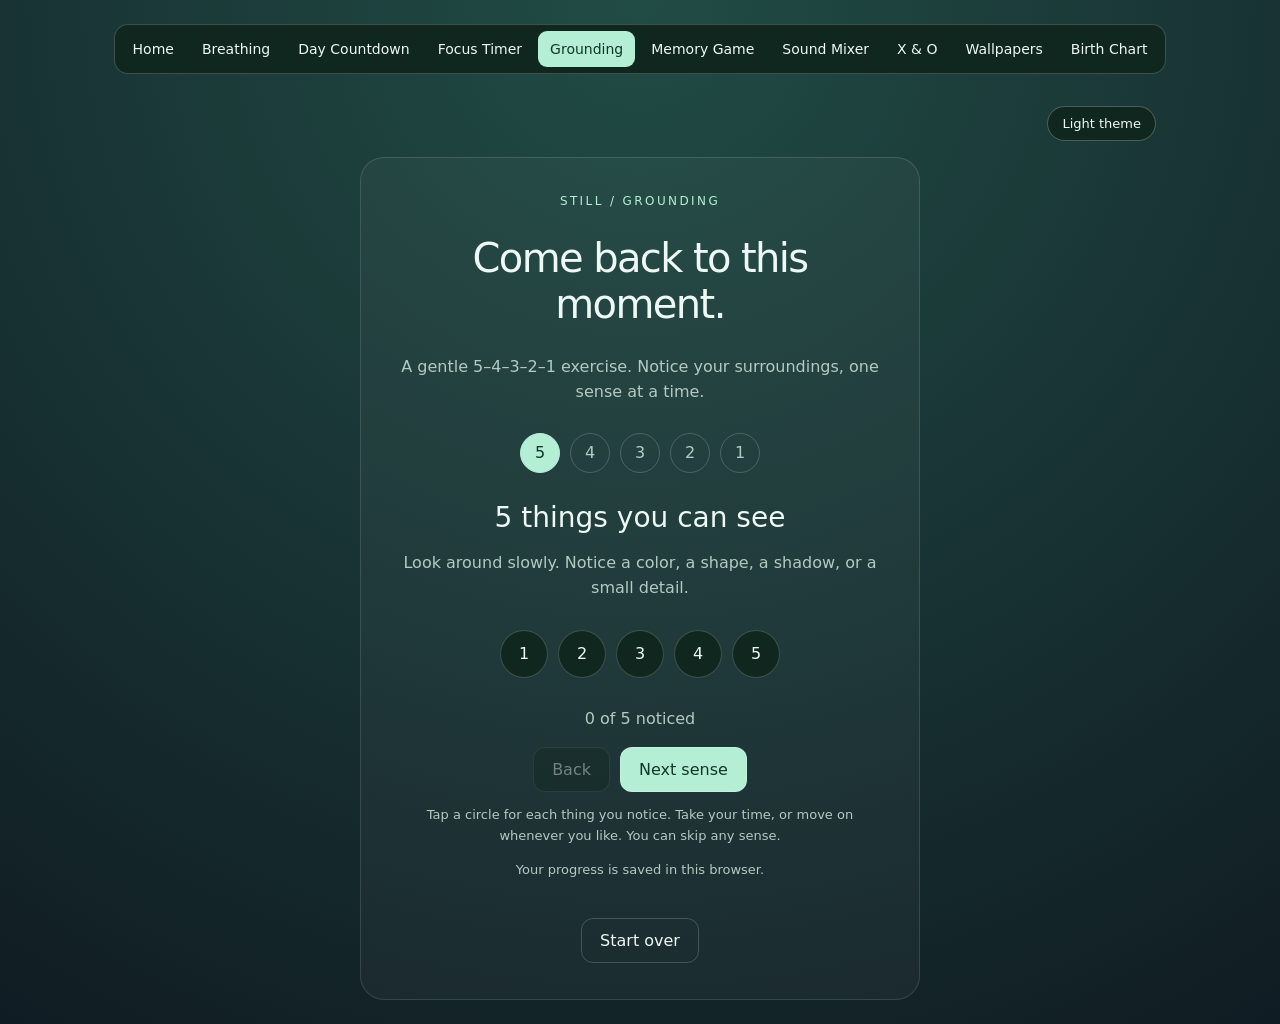
<file: grounding/index.html>
<!doctype html>
<html lang="en">
<head>
  <meta charset="utf-8">
  <meta name="viewport" content="width=device-width,initial-scale=1">
  <title>Still • Grounding</title>
  <style>
    :root{color-scheme:dark;--ink:#eef8f4;--muted:#b4c9c2;--accent:#b4eed5}
    *{box-sizing:border-box}body{margin:0;min-height:100vh;padding:24px;background:radial-gradient(circle at top,#214c45,#101c23);color:var(--ink);font-family:system-ui,sans-serif}
    .site-nav{display:flex;flex-wrap:wrap;justify-content:center;gap:4px;padding:6px;margin:0 auto 32px;width:fit-content;max-width:100%;background:#102720;border:1px solid #ffffff30;border-radius:14px}
    .site-nav a{padding:10px 12px;border-radius:9px;color:var(--ink);text-decoration:none;font-size:14px}.site-nav a:hover,.site-nav a[aria-current]{background:var(--accent);color:#12362b}
    main{max-width:560px;margin:auto;padding:36px;background:#ffffff09;border:1px solid #ffffff20;border-radius:24px;text-align:center}.brand{font-size:12px;letter-spacing:.2em;color:var(--accent)}h1{font-size:clamp(28px,6vw,40px);font-weight:500;letter-spacing:-.04em}p{color:var(--muted);line-height:1.6}.steps{display:flex;justify-content:center;gap:10px;padding:0;list-style:none;margin:28px 0}.steps li{display:grid;place-items:center;width:40px;height:40px;border-radius:50%;border:1px solid #ffffff30;color:var(--muted)}.steps [aria-current]{background:var(--accent);color:#12362b;border-color:var(--accent)}
    h2{font-size:28px;font-weight:500;margin:24px 0 12px}#guidance{min-height:52px}.counter{display:flex;flex-wrap:wrap;justify-content:center;gap:10px;margin:28px 0}button{font:inherit;padding:12px 18px;border:1px solid #ffffff30;border-radius:12px;background:#102720;color:var(--ink);cursor:pointer}button:hover{background:#214c45}button[aria-pressed="true"],.primary{background:var(--accent);color:#12362b}.counter button{width:48px;height:48px;padding:0;border-radius:50%;font-variant-numeric:tabular-nums}.controls{display:flex;flex-wrap:wrap;justify-content:center;gap:10px}button:disabled{opacity:.4;cursor:default}button:focus-visible,a:focus-visible,h2:focus-visible{outline:3px solid var(--accent);outline-offset:4px}.note{font-size:13px}.restart{margin-top:24px;background:transparent}#countStatus{min-height:24px}[hidden]{display:none!important}@media(max-width:420px){body{padding:16px}main{padding:28px 18px}.site-nav a{font-size:13px;padding:9px}.steps{gap:8px}}
  </style>
<script src="../theme.js?v=1"></script><link rel="stylesheet" href="../theme.css?v=3"></head>
<body data-app="grounding">
  <nav class="site-nav" aria-label="Main navigation"><a href="../">Home</a><a href="../breathing/">Breathing</a><a href="../day-count/">Day Countdown</a><a href="../focus-timer/">Focus Timer</a><a href="../grounding/" aria-current="page">Grounding</a><a href="../memory/">Memory Game</a><a href="../sounds/">Sound Mixer</a><a href="../tic-tac-toe/">X &amp; O</a><a href="../wallpapers/">Wallpapers</a><a href="../birth-chart/">Birth Chart</a></nav><div class="theme-toolbar"><span id="theme-notice" role="status"></span><button id="theme-toggle" type="button" aria-label="Switch to light theme">Light theme</button></div>
  <main>
    <div class="brand">STILL / GROUNDING</div>
    <h1>Come back to this moment.</h1>
    <p>A gentle 5–4–3–2–1 exercise. Notice your surroundings, one sense at a time.</p>
    <ol class="steps" aria-label="Exercise steps"><li aria-label="5 things you can see">5</li><li aria-label="4 things you can feel">4</li><li aria-label="3 things you can hear">3</li><li aria-label="2 things you can smell">2</li><li aria-label="1 thing you can taste">1</li></ol>
    <h2 id="prompt" tabindex="-1">5 things you can see</h2>
    <p id="guidance">Look around slowly. Notice a color, a shape, a shadow, or a small detail.</p>
    <div id="counter" class="counter" role="group" aria-label="Things noticed"></div>
    <p id="countStatus" role="status" aria-live="polite">0 of 5 noticed</p>
    <div class="controls"><button id="back" type="button" disabled>Back</button><button id="next" class="primary" type="button">Next sense</button></div>
    <p id="pace" class="note">Tap a circle for each thing you notice. Take your time, or move on whenever you like. You can skip any sense.</p>
    <p id="saveStatus" class="note" role="status">Your progress is saved in this browser.</p>
    <button id="restart" class="restart" type="button">Start over</button>
  </main>
  <script>
    (() => {
      'use strict';
      const steps = [
        {count:5, title:'5 things you can see', guidance:'Look around slowly. Notice a color, a shape, a shadow, or a small detail.'},
        {count:4, title:'4 things you can feel', guidance:'Notice the floor beneath your feet, your clothes, the chair, or the air on your skin.'},
        {count:3, title:'3 things you can hear', guidance:'Listen gently. Notice a nearby sound, a distant sound, or the sound of your own breath.'},
        {count:2, title:'2 things you can smell', guidance:'Notice scents already around you. If nothing comes to mind, imagine a familiar scent or skip this sense.'},
        {count:1, title:'1 thing you can taste', guidance:'Notice a taste already in your mouth, or imagine a familiar flavor. You can skip this sense, too.'}
      ];
      const $ = id => document.getElementById(id);
      let current = 0;
      let noticed = steps.map(step => Array(step.count).fill(false));
      const progressKey = 'still-grounding-progress';
      try {
        const saved = JSON.parse(localStorage.getItem(progressKey));
        if (saved && Number.isInteger(saved.current) && saved.current >= 0 && saved.current <= steps.length && Array.isArray(saved.noticed) && saved.noticed.length === steps.length && saved.noticed.every((row,i) => Array.isArray(row) && row.length === steps[i].count && row.every(value => typeof value === 'boolean'))) {
          current = saved.current; noticed = saved.noticed;
        }
      } catch { $('saveStatus').textContent = 'Progress works for this visit. Browser storage is unavailable.'; }
      function saveProgress() {
        try { localStorage.setItem(progressKey, JSON.stringify({current, noticed})); }
        catch { $('saveStatus').textContent = 'Progress works for this visit. Browser storage is unavailable.'; }
      }
      function render(moveFocus = false) {
        const complete = current === steps.length;
        document.querySelectorAll('.steps li').forEach((node, index) => {
          if (index === current) node.setAttribute('aria-current', 'step');
          else node.removeAttribute('aria-current');
        });
        $('counter').replaceChildren();
        $('back').disabled = current === 0;
        $('next').hidden = complete;
        $('pace').hidden = complete;
        $('restart').textContent = complete ? 'Practice again' : 'Start over';
        if (complete) {
          $('prompt').textContent = 'A moment for yourself.';
          $('guidance').textContent = 'Let your attention settle here. Take your time before returning to your day.';
          $('countStatus').textContent = 'Exercise complete.';
        } else {
          const step = steps[current];
          $('prompt').textContent = step.title;
          $('guidance').textContent = step.guidance;
          $('next').textContent = current === steps.length - 1 ? 'Finish exercise' : 'Next sense';
          for (let index = 0; index < step.count; index++) {
            const button = document.createElement('button');
            button.type = 'button';
            button.textContent = String(index + 1);
            button.setAttribute('aria-label', 'Thing ' + (index + 1) + ' noticed');
            button.setAttribute('aria-pressed', String(noticed[current][index]));
            button.addEventListener('click', () => {
              noticed[current][index] = !noticed[current][index];
              button.setAttribute('aria-pressed', String(noticed[current][index]));
              saveProgress();
              updateCount();
            });
            $('counter').append(button);
          }
          updateCount();
        }
        if (moveFocus) $('prompt').focus();
      }
      function updateCount() {
        $('countStatus').textContent = noticed[current].filter(Boolean).length + ' of ' + steps[current].count + ' noticed';
      }
      $('next').addEventListener('click', () => {if (current < steps.length) {current++; saveProgress(); render(true);}});
      $('back').addEventListener('click', () => {if (current > 0) {current--; saveProgress(); render(true);}});
      $('restart').addEventListener('click', () => {current = 0; noticed = steps.map(step => Array(step.count).fill(false)); saveProgress(); render(true);});
      render();
    })();
  </script>
<script src="../timers.js?v=4"></script></body>
</html>
</file>
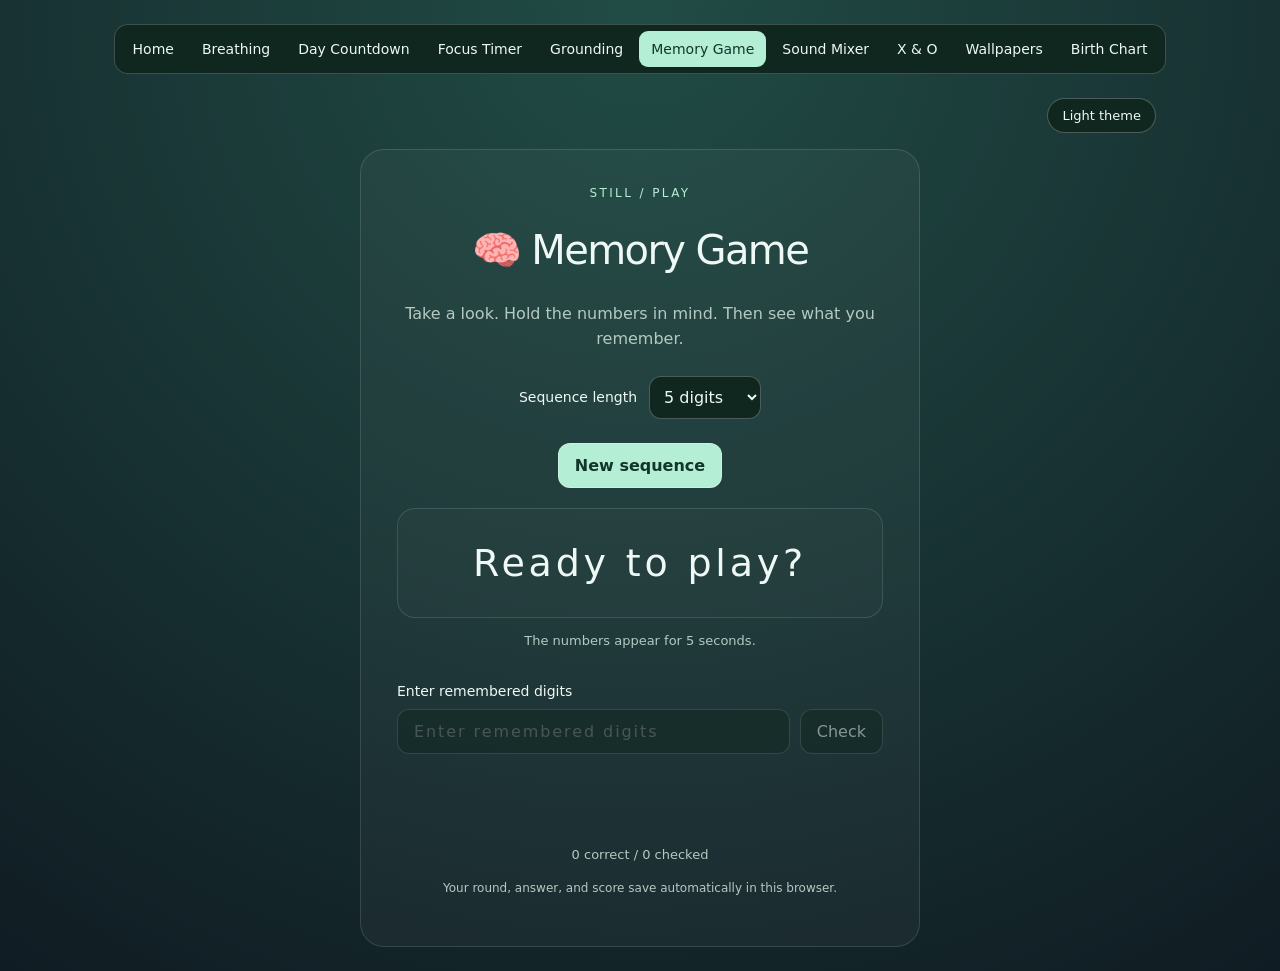
<file: memory/index.html>
<!doctype html>
<html lang="en"><head>
  <meta charset="utf-8"><meta name="viewport" content="width=device-width,initial-scale=1">
  <title>Still • Memory Game</title>
  <style>
    :root{color-scheme:dark;--ink:#eef8f4;--muted:#b4c9c2;--accent:#b4eed5}*{box-sizing:border-box}body{margin:0;min-height:100vh;padding:24px;background:radial-gradient(circle at top,#214c45,#101c23);color:var(--ink);font-family:system-ui,sans-serif}.site-nav{display:flex;flex-wrap:wrap;justify-content:center;gap:4px;padding:6px;margin:0 auto 24px;width:fit-content;max-width:100%;background:#102720;border:1px solid #ffffff30;border-radius:14px}.site-nav a{padding:10px 12px;border-radius:9px;color:var(--ink);text-decoration:none;font-size:14px}.site-nav a:hover,.site-nav a[aria-current]{background:var(--accent);color:#12362b}main{max-width:560px;margin:auto;padding:36px;text-align:center;background:#ffffff09;border:1px solid #ffffff20;border-radius:24px}.brand{font-size:12px;letter-spacing:.2em;color:var(--accent)}h1{font-size:clamp(28px,6vw,40px);font-weight:500;letter-spacing:-.04em}p{color:var(--muted);line-height:1.6}button,input,select{font:inherit;border:1px solid #ffffff40;border-radius:12px;padding:12px 16px}button{background:#102720;color:var(--ink);cursor:pointer}button:hover{background:#214c45}.primary{background:var(--accent);color:#12362b;font-weight:600}input,select{background:#102720;color:var(--ink);min-width:0}input{width:100%;font-variant-numeric:tabular-nums;letter-spacing:.12em}label{display:block;font-size:14px;margin-bottom:10px}.difficulty{display:flex;justify-content:center;align-items:center;gap:12px;margin:24px 0}.difficulty label{margin:0}select{padding:10px}.sequence{display:grid;place-items:center;min-height:110px;border:1px solid var(--line,#ffffff20);border-radius:18px;background:#ffffff05;margin:20px 0 10px;font-size:clamp(24px,5vw,38px);font-weight:400;letter-spacing:.1em;font-variant-numeric:tabular-nums;overflow-wrap:anywhere;padding:16px}.hint{font-size:13px;min-height:24px}.answer-row{display:flex;gap:10px;align-items:stretch}form{margin-top:28px;text-align:left}.feedback{min-height:58px;margin:20px 0 0;font-size:15px}#score{font-size:13px}#storageNote{font-size:12px}button:disabled,input:disabled{opacity:.5;cursor:default}button:focus-visible,input:focus-visible,select:focus-visible,a:focus-visible{outline:3px solid var(--accent);outline-offset:4px}[hidden]{display:none!important}@media(max-width:420px){body{padding:16px}main{padding:28px 18px}.site-nav a{padding:9px;font-size:13px}.answer-row{flex-wrap:wrap}.answer-row button{width:100%}.sequence{font-size:24px}}
  </style>
  <script src="../theme.js?v=1"></script><link rel="stylesheet" href="../theme.css?v=3">
</head><body data-app="memory">
  <nav class="site-nav" aria-label="Main navigation"><a href="../">Home</a><a href="../breathing/">Breathing</a><a href="../day-count/">Day Countdown</a><a href="../focus-timer/">Focus Timer</a><a href="../grounding/">Grounding</a><a href="./" aria-current="page">Memory Game</a><a href="../sounds/">Sound Mixer</a><a href="../tic-tac-toe/">X &amp; O</a><a href="../wallpapers/">Wallpapers</a><a href="../birth-chart/">Birth Chart</a></nav>
  <div class="theme-toolbar"><span id="theme-notice" role="status"></span><button id="theme-toggle" type="button" aria-label="Switch to light theme">Light theme</button></div>
  <main>
    <div class="brand">STILL / PLAY</div><h1>🧠 Memory Game</h1>
    <p>Take a look. Hold the numbers in mind. Then see what you remember.</p>
    <div class="difficulty"><label for="length">Sequence length</label><select id="length"><option value="3">3 digits</option><option value="4">4 digits</option><option value="5" selected>5 digits</option><option value="6">6 digits</option><option value="7">7 digits</option><option value="8">8 digits</option><option value="9">9 digits</option><option value="10">10 digits</option><option value="11">11 digits</option><option value="12">12 digits</option></select></div>
    <button class="primary" id="newSequence" type="button">New sequence</button>
    <div id="sequence" class="sequence" aria-live="polite">Ready to play?</div>
    <p id="hint" class="hint">The numbers appear for 5 seconds.</p>
    <button id="ready" type="button" hidden>I'm ready — hide numbers</button>
    <form id="answerForm"><label for="answer">Enter remembered digits</label><div class="answer-row"><input id="answer" type="text" inputmode="numeric" autocomplete="off" spellcheck="false" placeholder="Enter remembered digits" aria-describedby="hint" disabled><button id="check" type="submit" disabled>Check</button></div></form>
    <p id="feedback" class="feedback" role="status"></p><p id="score">0 correct / 0 checked</p>
    <p id="storageNote">Your round, answer, and score save automatically in this browser.</p>
  </main>
  <script src="memory.js"></script><script src="../timers.js?v=4"></script>
</body></html>
</file>
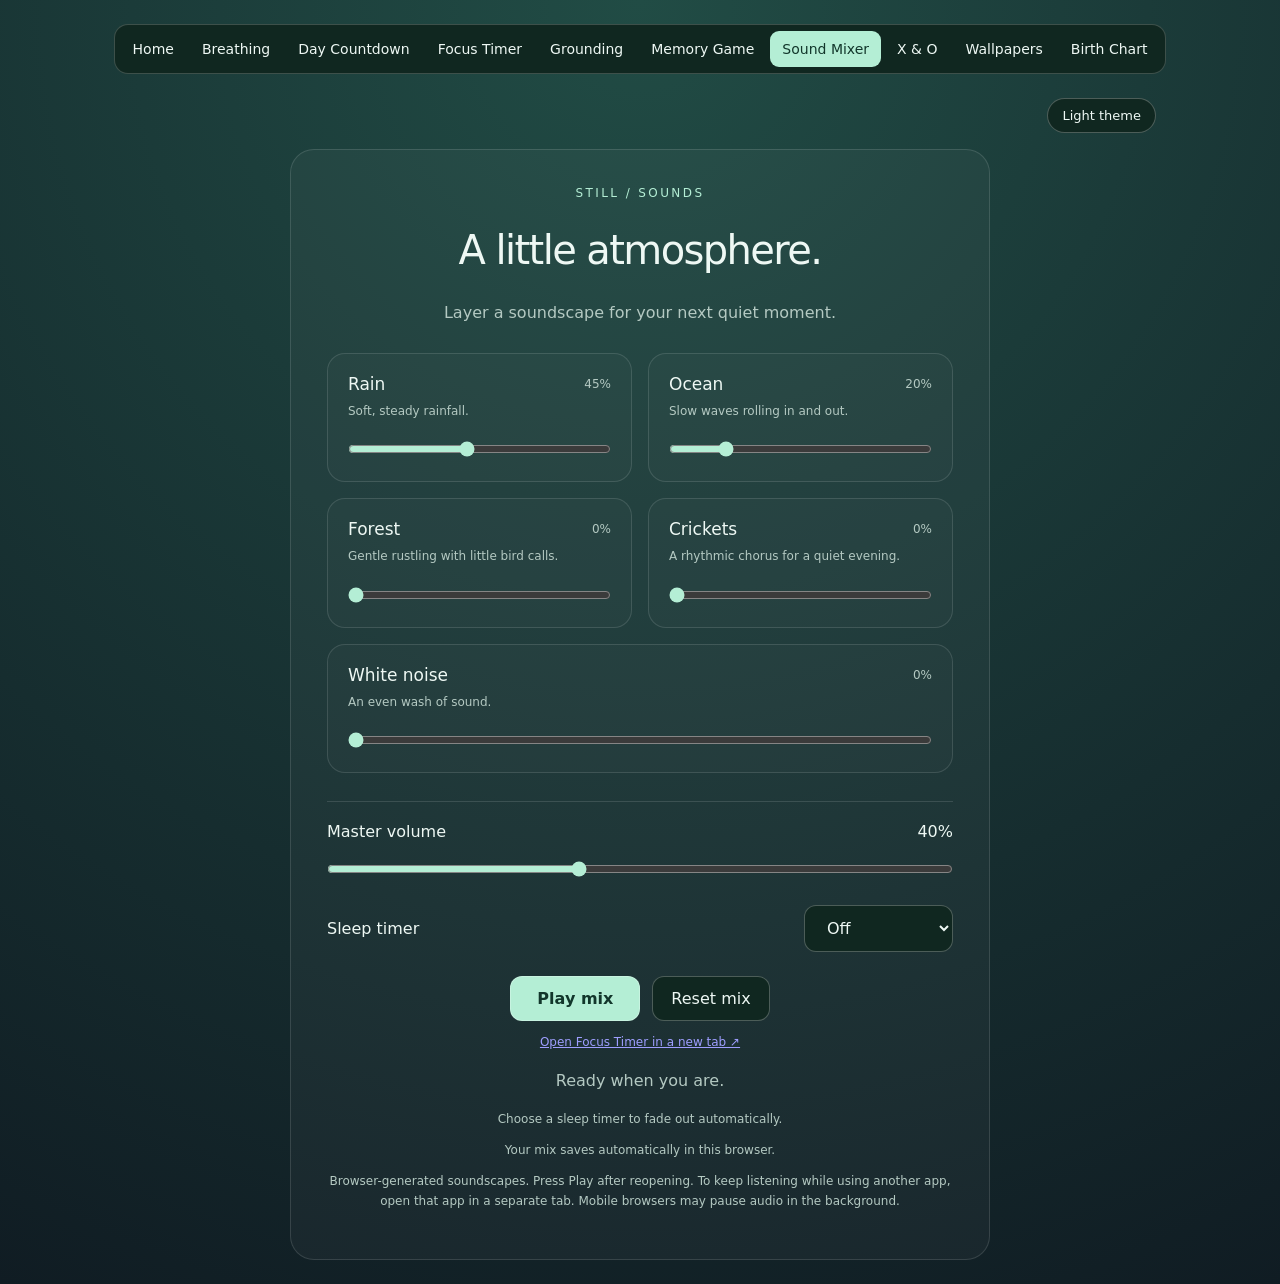
<file: sounds/index.html>
<!doctype html><html lang="en"><head>
<meta charset="utf-8"><meta name="viewport" content="width=device-width,initial-scale=1"><title>Still • Sound Mixer</title>
<style>
:root{color-scheme:dark;--ink:#eef8f4;--muted:#b4c9c2;--accent:#b4eed5}*{box-sizing:border-box}body{margin:0;min-height:100vh;padding:24px;background:radial-gradient(circle at top,#214c45,#101c23);color:var(--ink);font-family:system-ui,sans-serif}.site-nav{display:flex;flex-wrap:wrap;justify-content:center;gap:4px;padding:6px;margin:0 auto 24px;width:fit-content;max-width:100%;background:#102720;border:1px solid #ffffff30;border-radius:14px}.site-nav a{padding:10px 12px;border-radius:9px;color:var(--ink);text-decoration:none;font-size:14px}.site-nav a:hover,.site-nav a[aria-current]{background:var(--accent);color:#12362b}main{max-width:700px;margin:auto;padding:36px;background:#ffffff09;border:1px solid #ffffff20;border-radius:24px}.brand{text-align:center;font-size:12px;letter-spacing:.2em;color:var(--accent)}h1{text-align:center;font-size:clamp(28px,6vw,40px);font-weight:500;letter-spacing:-.04em}p{color:var(--muted);line-height:1.6}.intro{text-align:center}.channels{display:grid;grid-template-columns:1fr 1fr;gap:16px;margin:28px 0}.channel{padding:20px;border:1px solid var(--line,#ffffff20);border-radius:18px;background:#ffffff05}.channel:last-child{grid-column:1/-1}.channel-top{display:flex;align-items:center;justify-content:space-between;gap:12px}.channel label{font-size:17px;font-weight:500}.channel p{font-size:12px;margin:8px 0 16px}.channel output{font-size:12px;color:var(--muted);font-variant-numeric:tabular-nums}input[type="range"]{display:block;width:100%;margin:16px 0 0;padding:0;border:0;accent-color:var(--accent);cursor:pointer;background:transparent;height:24px}button,select{font:inherit;padding:12px 18px;border:1px solid #ffffff40;border-radius:12px;background:#102720;color:var(--ink)}button{cursor:pointer}button:hover{background:#214c45}.primary{background:var(--accent);color:#12362b;font-weight:600;min-width:130px}.controls{display:flex;justify-content:center;gap:12px;flex-wrap:wrap}.master{margin:24px 0;padding-top:20px;border-top:1px solid var(--line,#ffffff20)}.master label{display:flex;justify-content:space-between}.sleep{display:flex;justify-content:space-between;align-items:center;gap:16px;margin:24px 0}.note{font-size:12px;text-align:center}#status{text-align:center;min-height:26px}button:focus-visible,select:focus-visible,input:focus-visible,a:focus-visible{outline:3px solid var(--accent);outline-offset:4px}button:disabled{opacity:.5;cursor:default}@media(max-width:520px){body{padding:16px}main{padding:28px 18px}.channels{grid-template-columns:1fr}.site-nav a{padding:9px;font-size:13px}.sleep{flex-wrap:wrap}}
</style><script src="../theme.js?v=1"></script><link rel="stylesheet" href="../theme.css?v=3"></head>
<body data-app="sounds"><nav class="site-nav" aria-label="Main navigation"><a href="../">Home</a><a href="../breathing/">Breathing</a><a href="../day-count/">Day Countdown</a><a href="../focus-timer/">Focus Timer</a><a href="../grounding/">Grounding</a><a href="../memory/">Memory Game</a><a href="./" aria-current="page">Sound Mixer</a><a href="../tic-tac-toe/">X &amp; O</a><a href="../wallpapers/">Wallpapers</a><a href="../birth-chart/">Birth Chart</a></nav>
<div class="theme-toolbar"><span id="theme-notice" role="status"></span><button id="theme-toggle" type="button" aria-label="Switch to light theme">Light theme</button></div>
<main><div class="brand">STILL / SOUNDS</div><h1>A little atmosphere.</h1><p class="intro">Layer a soundscape for your next quiet moment.</p>
<div class="channels">
<section class="channel"><div class="channel-top"><label for="rain">Rain</label><output id="rain-value" for="rain">45%</output></div><p>Soft, steady rainfall.</p><input id="rain" type="range" min="0" max="100" value="45" aria-label="Rain volume"></section>
<section class="channel"><div class="channel-top"><label for="ocean">Ocean</label><output id="ocean-value" for="ocean">20%</output></div><p>Slow waves rolling in and out.</p><input id="ocean" type="range" min="0" max="100" value="20" aria-label="Ocean volume"></section>
<section class="channel"><div class="channel-top"><label for="forest">Forest</label><output id="forest-value" for="forest">0%</output></div><p>Gentle rustling with little bird calls.</p><input id="forest" type="range" min="0" max="100" value="0" aria-label="Forest volume"></section>
<section class="channel"><div class="channel-top"><label for="crickets">Crickets</label><output id="crickets-value" for="crickets">0%</output></div><p>A rhythmic chorus for a quiet evening.</p><input id="crickets" type="range" min="0" max="100" value="0" aria-label="Crickets volume"></section>
<section class="channel"><div class="channel-top"><label for="white">White noise</label><output id="white-value" for="white">0%</output></div><p>An even wash of sound.</p><input id="white" type="range" min="0" max="100" value="0" aria-label="White noise volume"></section>
</div>
<div class="master"><label for="master">Master volume <output id="master-value" for="master">40%</output></label><input id="master" type="range" min="0" max="100" value="40" aria-label="Master volume"></div>
<div class="sleep"><label for="sleep">Sleep timer</label><select id="sleep"><option value="0">Off</option><option value="5">5 minutes</option><option value="15">15 minutes</option><option value="30">30 minutes</option><option value="60">60 minutes</option></select></div>
<div class="controls"><button id="play" class="primary" type="button">Play mix</button><button id="resetMix" type="button">Reset mix</button></div>
<p class="note"><a href="../focus-timer/" target="_blank" rel="noopener">Open Focus Timer in a new tab ↗</a></p>
<p id="status" role="status">Ready when you are.</p><p id="sleepStatus" class="note">Choose a sleep timer to fade out automatically.</p><p id="saveStatus" class="note">Your mix saves automatically in this browser.</p><p class="note">Browser-generated soundscapes. Press Play after reopening. To keep listening while using another app, open that app in a separate tab. Mobile browsers may pause audio in the background.</p>
</main><script src="sounds.js"></script><script src="../timers.js?v=4"></script></body></html>
</file>
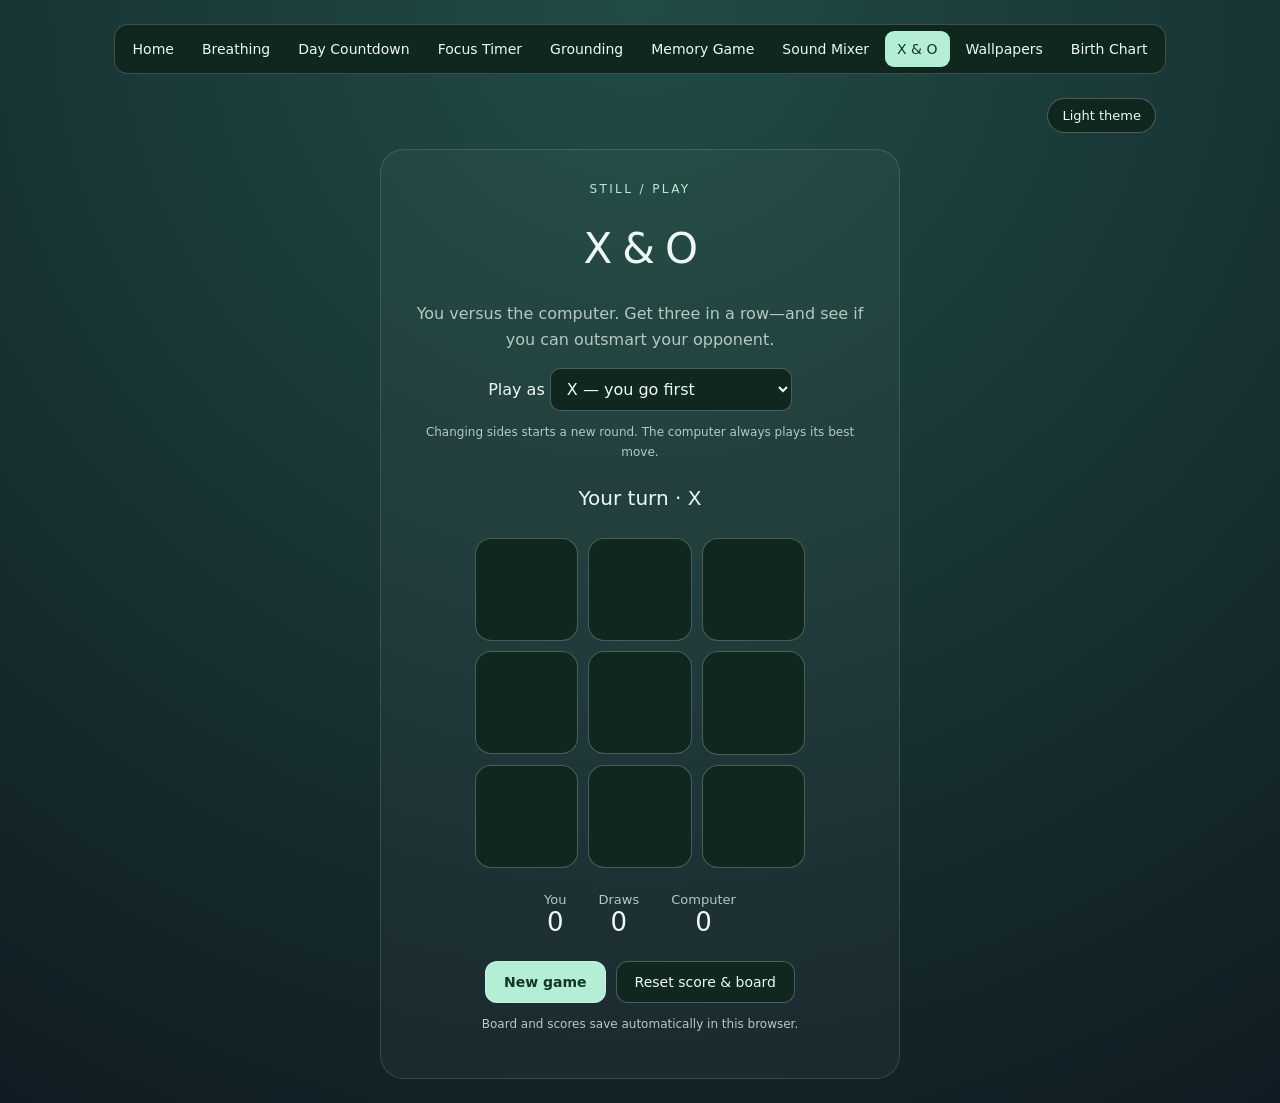
<file: tic-tac-toe/index.html>
<!doctype html><html lang="en"><head>
<meta charset="utf-8"><meta name="viewport" content="width=device-width,initial-scale=1"><title>Still • X &amp; O</title>
<style>
:root{color-scheme:dark;--ink:#eef8f4;--muted:#b4c9c2;--accent:#b4eed5}*{box-sizing:border-box}body{margin:0;min-height:100vh;padding:24px;background:radial-gradient(circle at top,#214c45,#101c23);color:var(--ink);font-family:system-ui,sans-serif}.site-nav{display:flex;flex-wrap:wrap;justify-content:center;gap:4px;padding:6px;margin:0 auto 24px;width:fit-content;max-width:100%;background:#102720;border:1px solid #ffffff30;border-radius:14px}.site-nav a{padding:10px 12px;border-radius:9px;color:var(--ink);text-decoration:none;font-size:14px}.site-nav a:hover,.site-nav a[aria-current]{background:var(--accent);color:#12362b}main{max-width:520px;margin:auto;padding:32px;background:#ffffff09;border:1px solid #ffffff20;border-radius:24px;text-align:center}.brand{font-size:12px;letter-spacing:.2em;color:var(--accent)}h1{font-size:clamp(30px,6vw,42px);font-weight:500;letter-spacing:-.04em}p{color:var(--muted);line-height:1.6}.board{display:grid;grid-template-columns:repeat(3,minmax(0,1fr));gap:10px;max-width:330px;margin:24px auto}.cell{aspect-ratio:1;min-width:0;font-size:clamp(36px,10vw,60px);font-weight:400;padding:0;background:#102720;color:var(--ink);border:1px solid #ffffff40;border-radius:16px;cursor:pointer}.cell:hover:enabled{background:#214c45}.cell:disabled{cursor:default;opacity:1}.cell.winner,html[data-theme="light"] .cell.winner{background:#256b50;color:#fff;border-color:#b4eed5}.scores{display:flex;justify-content:center;gap:32px;margin:24px 0;color:var(--muted);font-size:13px}.scores strong{display:block;font-size:26px;font-weight:400;color:var(--ink)}button{font-family:inherit}select{font:inherit;padding:10px 12px;border:1px solid #ffffff40;border-radius:10px;background:#102720;color:var(--ink)}select:focus-visible{outline:3px solid var(--accent);outline-offset:4px}.note{line-height:1.6}.controls{display:flex;gap:10px;justify-content:center;flex-wrap:wrap}.controls button{padding:12px 18px;border:1px solid #ffffff40;border-radius:12px;background:#102720;color:var(--ink);font-size:14px;cursor:pointer}.controls .primary{background:var(--accent);color:#12362b;font-weight:600}#status{font-size:20px;min-height:32px;color:var(--ink)}.note{font-size:12px}button:focus-visible,a:focus-visible{outline:3px solid var(--accent);outline-offset:4px}@media(max-width:420px){body{padding:16px}main{padding:28px 18px}.site-nav a{padding:9px;font-size:13px}.board{gap:8px}.scores{gap:28px}}
</style><script src="../theme.js?v=1"></script><link rel="stylesheet" href="../theme.css?v=3"></head>
<body data-app="tic-tac-toe"><nav class="site-nav" aria-label="Main navigation"><a href="../">Home</a><a href="../breathing/">Breathing</a><a href="../day-count/">Day Countdown</a><a href="../focus-timer/">Focus Timer</a><a href="../grounding/">Grounding</a><a href="../memory/">Memory Game</a><a href="../sounds/">Sound Mixer</a><a href="./" aria-current="page">X &amp; O</a><a href="../wallpapers/">Wallpapers</a><a href="../birth-chart/">Birth Chart</a></nav>
<div class="theme-toolbar"><span id="theme-notice" role="status"></span><button id="theme-toggle" type="button" aria-label="Switch to light theme">Light theme</button></div>
<main><div class="brand">STILL / PLAY</div><h1>X &amp; O</h1><p>You versus the computer. Get three in a row—and see if you can outsmart your opponent.</p>
<label for="humanMark">Play as</label> <select id="humanMark" aria-describedby="markNote"><option value="X">X — you go first</option><option value="O">O — computer goes first</option></select><p id="markNote" class="note">Changing sides starts a new round. The computer always plays its best move.</p>
<p id="status" role="status">X's turn</p><div id="board" class="board" role="group" aria-label="3 by 3 tic-tac-toe board"></div>
<div class="scores" aria-label="Scores"><div>You<strong id="humanScore">0</strong></div><div>Draws<strong id="drawScore">0</strong></div><div>Computer<strong id="computerScore">0</strong></div></div>
<div class="controls"><button id="newGame" class="primary" type="button">New game</button><button id="resetScores" type="button">Reset score &amp; board</button></div>
<p id="saveStatus" class="note">Board and scores save automatically in this browser.</p></main>
<script src="game.js"></script><script src="../timers.js?v=4"></script></body></html>
</file>
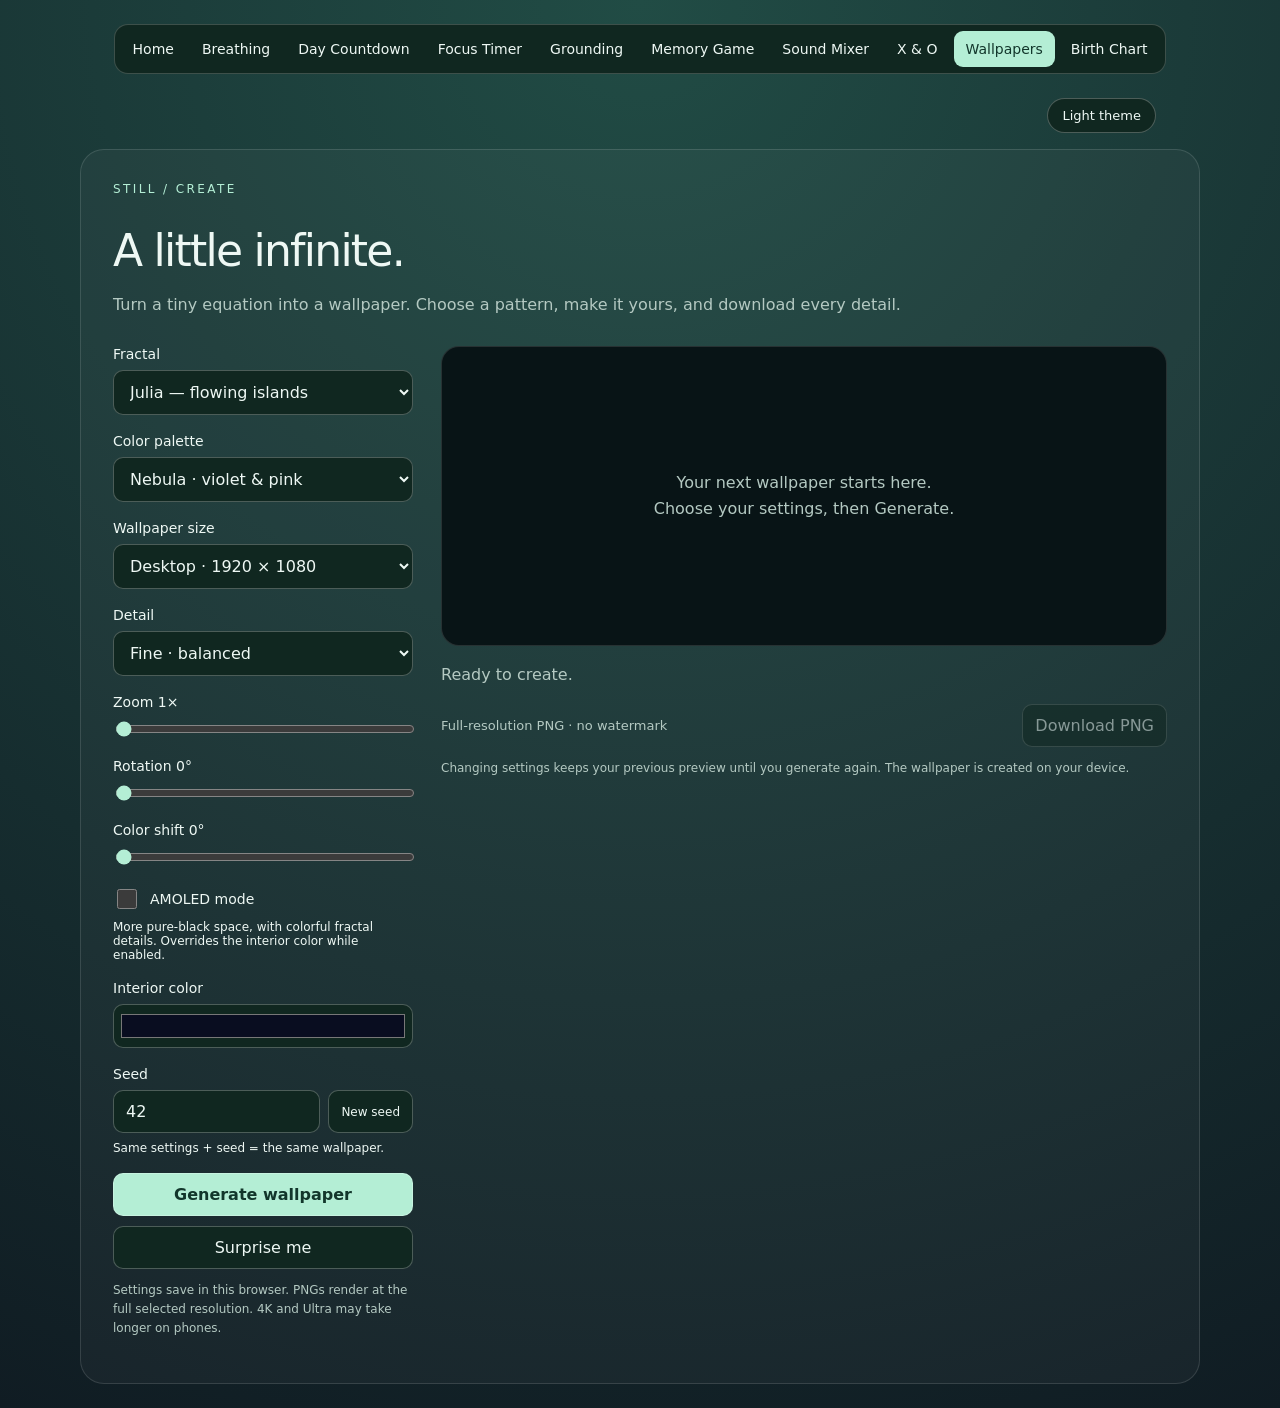
<file: wallpapers/index.html>
<!doctype html><html lang="en"><head>
<meta charset="utf-8"><meta name="viewport" content="width=device-width,initial-scale=1"><title>Still • Fractal Wallpapers</title>
<style>
:root{color-scheme:dark;--ink:#eef8f4;--muted:#b4c9c2;--accent:#b4eed5}*{box-sizing:border-box}body{margin:0;min-height:100vh;padding:24px;background:radial-gradient(circle at top,#214c45,#101c23);color:var(--ink);font-family:system-ui,sans-serif}.site-nav{display:flex;flex-wrap:wrap;justify-content:center;gap:4px;padding:6px;margin:0 auto 24px;width:fit-content;max-width:100%;background:#102720;border:1px solid #ffffff30;border-radius:14px}.site-nav a{padding:10px 12px;border-radius:9px;color:var(--ink);text-decoration:none;font-size:14px}.site-nav a:hover,.site-nav a[aria-current]{background:var(--accent);color:#12362b}main{max-width:1120px;margin:auto;padding:32px;background:#ffffff09;border:1px solid #ffffff20;border-radius:24px}.brand{font-size:12px;letter-spacing:.2em;color:var(--accent)}h1{font-size:clamp(30px,6vw,44px);font-weight:500;letter-spacing:-.04em;margin-bottom:12px}p{color:var(--muted);line-height:1.6}.layout{display:grid;grid-template-columns:300px minmax(0,1fr);gap:28px;margin-top:28px}form{border:0!important;margin:0!important;padding:0!important}.field{display:grid;gap:8px;margin-bottom:18px;border:0!important;padding:0!important}label{font-size:14px}input,select,button{font:inherit;border:1px solid #ffffff40;border-radius:10px;padding:11px 12px;min-width:0}input,select{background:#102720;color:var(--ink);width:100%}input[type="range"]{accent-color:var(--accent);padding:0}input[type="color"]{height:44px;padding:5px;cursor:pointer}button{background:#102720;color:var(--ink);cursor:pointer}button:hover{background:#214c45}button:disabled{opacity:.5;cursor:default}.primary{background:var(--accent);color:#12362b;font-weight:600}.actions{display:flex;gap:10px;flex-wrap:wrap;margin-top:16px}.actions button{flex-grow:1}.seed-row{display:flex;gap:8px}.seed-row input{flex:1}.seed-row button{font-size:12px;white-space:nowrap}.preview-area{min-width:0;align-self:start}.preview{background:#081416;border:1px solid var(--line,#ffffff20);border-radius:18px;min-height:300px;display:grid;place-items:center;overflow:hidden;padding:12px}.preview p{text-align:center;padding:24px;color:#b4c9c2}canvas{display:block;max-width:100%;max-height:620px;width:auto;height:auto;object-fit:contain;border-radius:10px}progress{display:block;width:100%;height:8px;accent-color:var(--accent);margin-top:18px}.note{font-size:12px}.preview-actions{display:flex;justify-content:space-between;align-items:center;gap:12px;flex-wrap:wrap;margin-top:16px}#imageInfo{font-size:13px;color:var(--muted)}#status{min-height:26px}button:focus-visible,input:focus-visible,select:focus-visible,a:focus-visible{outline:3px solid var(--accent);outline-offset:4px}[hidden]{display:none!important}@media(max-width:800px){.layout{grid-template-columns:1fr}.preview-area{order:-1}.preview{min-height:220px}canvas{max-height:420px}form{display:grid;grid-template-columns:repeat(2,minmax(0,1fr));gap:0 16px}form>.actions,form>.note{grid-column:1/-1}}@media(max-width:420px){body{padding:16px}main{padding:24px 18px}.site-nav a{padding:9px;font-size:13px}form{grid-template-columns:1fr}.preview{padding:8px}}
#amoled{width:20px;height:20px;padding:0;flex-shrink:0;accent-color:var(--accent)}.amoled-option{display:flex;align-items:center;gap:10px;cursor:pointer}#background:disabled{opacity:.45;cursor:default}
</style><script src="../theme.js?v=1"></script><link rel="stylesheet" href="../theme.css?v=3"></head>
<body data-app="wallpapers"><nav class="site-nav" aria-label="Main navigation"><a href="../">Home</a><a href="../breathing/">Breathing</a><a href="../day-count/">Day Countdown</a><a href="../focus-timer/">Focus Timer</a><a href="../grounding/">Grounding</a><a href="../memory/">Memory Game</a><a href="../sounds/">Sound Mixer</a><a href="../tic-tac-toe/">X &amp; O</a><a href="./" aria-current="page">Wallpapers</a><a href="../birth-chart/">Birth Chart</a></nav>
<div class="theme-toolbar"><span id="theme-notice" role="status"></span><button id="theme-toggle" type="button" aria-label="Switch to light theme">Light theme</button></div>
<main><div class="brand">STILL / CREATE</div><h1>A little infinite.</h1><p>Turn a tiny equation into a wallpaper. Choose a pattern, make it yours, and download every detail.</p>
<div class="layout"><form id="wallpaperSettings">
<div class="field"><label for="fractal">Fractal</label><select id="fractal"><option value="julia">Julia — flowing islands</option><option value="mandelbrot">Mandelbrot — infinite spirals</option><option value="ship">Burning Ship — angular worlds</option><option value="tricorn">Tricorn — threefold symmetry</option><option value="celtic">Celtic — folded ribbons</option><option value="buffalo">Buffalo — mirrored layers</option><option value="cubic">Cubic Multibrot — branching petals</option><option value="newton">Newton Basins — interlocking roots</option></select></div>
<div class="field"><label for="palette">Color palette</label><select id="palette"><option value="nebula">Nebula · violet &amp; pink</option><option value="ocean">Ocean · blue &amp; cyan</option><option value="ember">Ember · orange &amp; gold</option><option value="forest">Forest · jade &amp; mint</option><option value="mono">Monochrome · silver</option><option value="aurora">Aurora · mint &amp; violet</option><option value="sunset">Sunset · coral &amp; gold</option><option value="candy">Candy · pink &amp; turquoise</option><option value="glacier">Glacier · icy blue &amp; white</option><option value="copper">Copper · bronze &amp; amber</option><option value="lavender">Lavender · lilac &amp; cream</option><option value="rainbow">Prism · rainbow spectrum</option></select></div>
<div class="field"><label for="size">Wallpaper size</label><select id="size"><option value="1920x1080">Desktop · 1920 × 1080</option><option value="2560x1440">Desktop · 2560 × 1440</option><option value="3840x2160">Desktop 4K · 3840 × 2160</option><option value="1080x1920">Phone · 1080 × 1920</option><option value="1440x2560">Phone · 1440 × 2560</option><option value="2160x3840">Phone 4K · 2160 × 3840</option><option value="2048x2048">Square · 2048 × 2048</option></select></div>
<div class="field"><label for="detail">Detail</label><select id="detail"><option value="160">Standard · faster</option><option value="400" selected>Fine · balanced</option><option value="800">Ultra · slower</option></select></div>
<div class="field"><label for="zoom">Zoom <output id="zoomValue" for="zoom">1×</output></label><input id="zoom" type="range" min="1" max="40" value="1" step="1"></div>
<div class="field"><label for="rotation">Rotation <output id="rotationValue" for="rotation">0°</output></label><input id="rotation" type="range" min="0" max="360" value="0" step="1"></div>
<div class="field"><label for="shift">Color shift <output id="shiftValue" for="shift">0°</output></label><input id="shift" type="range" min="0" max="360" value="0" step="1"></div>
<div class="field"><label class="amoled-option" for="amoled"><input id="amoled" type="checkbox" aria-describedby="amoledNote"> AMOLED mode</label><span class="note" id="amoledNote">More pure-black space, with colorful fractal details. Overrides the interior color while enabled.</span></div>
<div class="field"><label for="background">Interior color</label><input id="background" type="color" value="#090d20"></div>
<div class="field"><label for="seed">Seed</label><div class="seed-row"><input id="seed" type="text" inputmode="numeric" pattern="[0-9]{1,10}" maxlength="10" value="42" required aria-describedby="seedNote"><button id="newSeed" type="button">New seed</button></div><span id="seedNote" class="note">Same settings + seed = the same wallpaper.</span></div>
<div class="actions"><button id="generate" class="primary" type="submit">Generate wallpaper</button><button id="surprise" type="button">Surprise me</button><button id="cancel" type="button" hidden>Cancel</button></div>
<p id="saveNotice" class="note">Settings save in this browser. PNGs render at the full selected resolution. 4K and Ultra may take longer on phones.</p>
</form><div class="preview-area"><div class="preview"><p id="placeholder">Your next wallpaper starts here.<br>Choose your settings, then Generate.</p><canvas id="canvas" width="1" height="1" role="img" aria-label="Generated fractal wallpaper preview" hidden></canvas></div><progress id="progress" max="100" value="0" hidden aria-label="Wallpaper rendering progress"></progress><p id="status" role="status">Ready to create.</p><div class="preview-actions"><span id="imageInfo">Full-resolution PNG · no watermark</span><button id="download" type="button" disabled>Download PNG</button></div><p class="note">Changing settings keeps your previous preview until you generate again. The wallpaper is created on your device.</p></div></div>
</main><script src="wallpapers.js?v=3"></script><script src="../timers.js?v=4"></script></body></html>
</file>
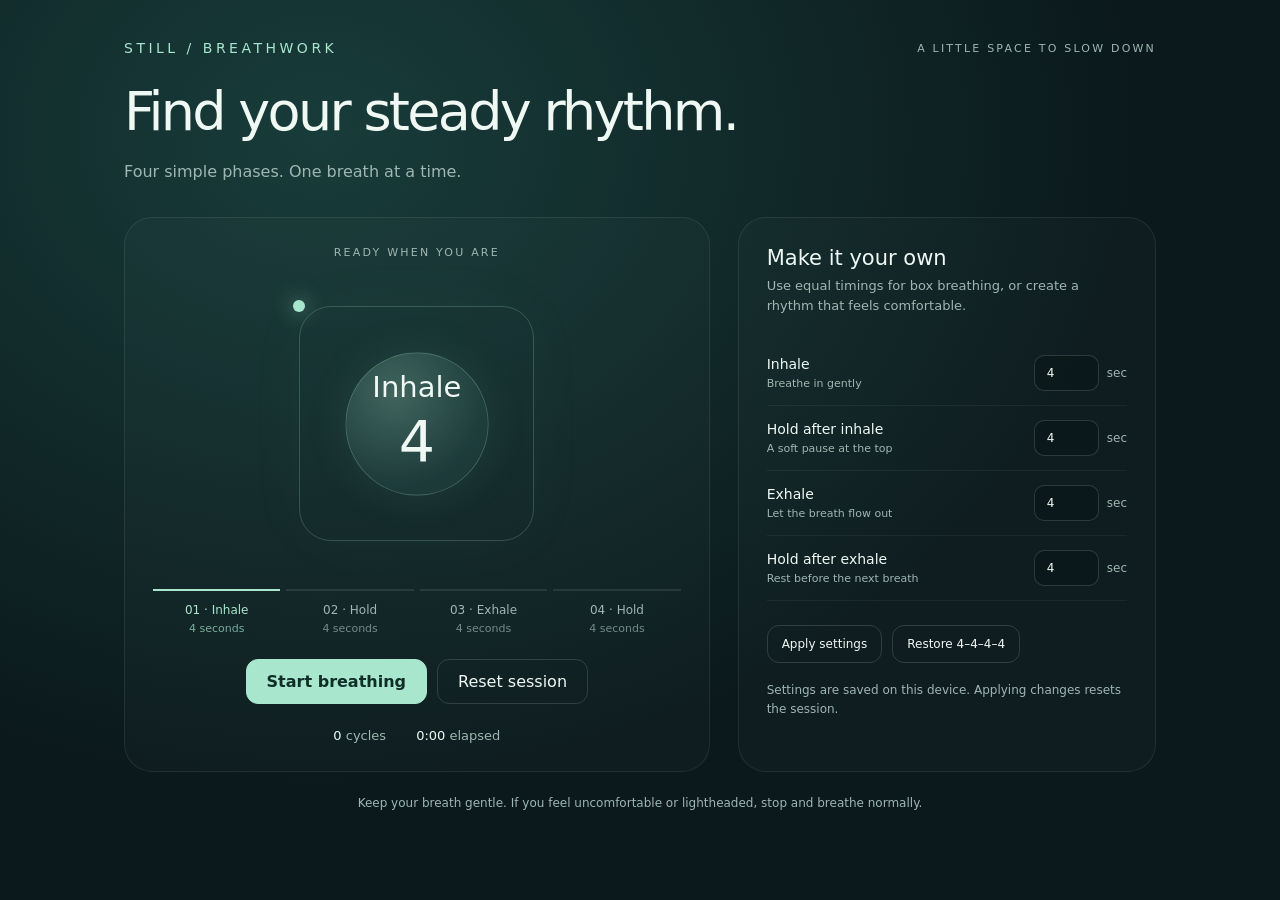
<file: app.html>
<!doctype html>
<html lang="en">
<head>
<meta charset="utf-8"><meta name="viewport" content="width=device-width,initial-scale=1">
<title>Still • Box Breathing</title>
<style>
:root{color-scheme:dark;--ink:#eff8f3;--muted:#9fb6b1;--accent:#a8e7ce}*{box-sizing:border-box}body{margin:0;background:radial-gradient(ellipse at 25% 15%,#183c3a,transparent 60%),#0b191c;color:var(--ink);font-family:system-ui,sans-serif;min-height:100vh}main{max-width:1080px;margin:auto;padding:40px 24px}.brand{font-size:14px;letter-spacing:.25em;color:var(--accent)}header{display:flex;justify-content:space-between;align-items:center;gap:20px}h1{font-size:clamp(32px,5vw,54px);font-weight:500;letter-spacing:-.05em;margin:24px 0 10px}p{color:var(--muted);line-height:1.6}.layout{display:grid;grid-template-columns:1.4fr 1fr;gap:28px;margin-top:32px}.practice,.settings{background:#ffffff05;border:1px solid #ffffff14;border-radius:28px;padding:28px}.practice{text-align:center;overflow:hidden}.eyebrow{text-transform:uppercase;font-size:11px;letter-spacing:.2em;color:var(--muted)}.visual{height:330px;position:relative;display:grid;place-items:center}.box{position:absolute;width:235px;height:235px;border:1px solid #a8e7ce38;border-radius:32px;transform:rotate(0deg);box-shadow:0 0 70px #a8e7ce08}.orb{position:absolute;width:220px;height:220px;border-radius:50%;background:radial-gradient(circle at 35% 30%,#b9f3d743,#6bbeb31a 65%,#80dbbe10);border:1px solid #b4efd44d;box-shadow:0 0 70px #91d8c018;transform:scale(.65)}.dot{position:absolute;left:calc(50% - 117.5px);top:calc(50% - 117.5px);width:12px;height:12px;border-radius:50%;background:var(--accent);box-shadow:0 0 20px #a8e7ceaa;transform:translate(-6px,-6px)}.center{position:relative;pointer-events:none}.center h2{font-size:29px;font-weight:450;margin:0 0 4px}.count{font-size:57px;font-variant-numeric:tabular-nums;font-weight:300;line-height:1.2}.phases{display:grid;grid-template-columns:repeat(4,1fr);gap:6px;margin:0 0 24px}.phase{border-top:2px solid #ffffff18;padding-top:12px;color:var(--muted);font-size:12px}.phase.active{color:var(--accent);border-color:var(--accent)}.phase span{display:block;font-size:11px;margin-top:5px;opacity:.7}button,input{font:inherit}button{border:1px solid #ffffff24;border-radius:12px;padding:12px 20px;background:transparent;color:var(--ink);cursor:pointer}button:hover{background:#ffffff0c}button:focus-visible,input:focus-visible{outline:2px solid var(--accent);outline-offset:4px}.primary{background:var(--accent);color:#102e28;border-color:var(--accent);min-width:135px;font-weight:600}.primary:hover{background:#c0f3dd}.controls{display:flex;justify-content:center;gap:10px}.stats{display:flex;justify-content:center;gap:30px;margin-top:24px;font-size:13px;color:var(--muted)}.stats strong{color:var(--ink);font-weight:500}.settings h2{font-weight:500;font-size:21px;margin:0 0 6px}.settings p{font-size:13px;margin:0 0 24px}.field{display:flex;justify-content:space-between;align-items:center;padding:14px 0;border-bottom:1px solid #ffffff0e}.field label{font-size:14px}.field small{display:block;color:var(--muted);font-size:11px;margin-top:5px}.input-wrap{display:flex;align-items:center;gap:8px;color:var(--muted);font-size:12px}input{width:65px;padding:10px 6px 10px 12px;border:1px solid #ffffff25;border-radius:10px;background:#06131666;color:var(--ink)}.setting-actions{display:flex;gap:10px;flex-wrap:wrap;margin-top:24px}.setting-actions button{font-size:12px;padding:11px 14px}.note{font-size:12px!important;margin:18px 0 0!important;min-height:40px}footer{font-size:12px;color:var(--muted);margin-top:24px;text-align:center}@media(max-width:740px){main{padding:24px 16px}.layout{grid-template-columns:1fr}.practice,.settings{padding:22px}.visual{height:300px}header .eyebrow{display:none}}@media(prefers-reduced-motion:reduce){.orb{box-shadow:none}}
</style>
</head>
<body><main>
<header><div class="brand">STILL / BREATHWORK</div><div class="eyebrow">A little space to slow down</div></header>
<h1>Find your steady rhythm.</h1><p>Four simple phases. One breath at a time.</p>
<div class="layout"><section class="practice" aria-label="Breathing exercise">
<div class="eyebrow" id="status" role="status">Ready when you are</div>
<div class="visual" aria-hidden="true"><div class="box"></div><div class="orb" id="orb"></div><div class="dot" id="dot"></div><div class="center"><h2 id="phaseTitle">Inhale</h2><div class="count" id="count">4</div></div></div>
<div class="phases" id="phases"><div class="phase active">01 · Inhale<span>4 seconds</span></div><div class="phase">02 · Hold<span>4 seconds</span></div><div class="phase">03 · Exhale<span>4 seconds</span></div><div class="phase">04 · Hold<span>4 seconds</span></div></div>
<div class="controls"><button class="primary" id="start">Start breathing</button><button id="reset">Reset session</button></div>
<div class="stats"><div><strong id="cycles">0</strong> cycles</div><div><strong id="elapsed">0:00</strong> elapsed</div></div>
</section>
<section class="settings"><h2>Make it your own</h2><p>Use equal timings for box breathing, or create a rhythm that feels comfortable.</p>
<form id="settingsForm">
<div class="field"><label for="inhale">Inhale<small>Breathe in gently</small></label><div class="input-wrap"><input id="inhale" type="number" min="1" max="60" step="1" value="4" required>sec</div></div>
<div class="field"><label for="holdIn">Hold after inhale<small>A soft pause at the top</small></label><div class="input-wrap"><input id="holdIn" type="number" min="1" max="60" step="1" value="4" required>sec</div></div>
<div class="field"><label for="exhale">Exhale<small>Let the breath flow out</small></label><div class="input-wrap"><input id="exhale" type="number" min="1" max="60" step="1" value="4" required>sec</div></div>
<div class="field"><label for="holdOut">Hold after exhale<small>Rest before the next breath</small></label><div class="input-wrap"><input id="holdOut" type="number" min="1" max="60" step="1" value="4" required>sec</div></div>
<div class="setting-actions"><button type="submit">Apply settings</button><button type="button" id="defaults">Restore 4–4–4–4</button></div>
<p class="note" id="notice" role="status">Settings are saved on this device. Applying changes resets the session.</p>
</form></section></div>
<footer>Keep your breath gentle. If you feel uncomfortable or lightheaded, stop and breathe normally.</footer>
</main>
<script>
(()=>{
'use strict';
const ids=['inhale','holdIn','exhale','holdOut'],names=['Inhale','Hold','Exhale','Hold'];
const prompts=['Breathe in gently','Rest with a full breath','Breathe out slowly','Rest before your next breath'];
const $=id=>document.getElementById(id),defaults=[4,4,4,4];
let durations=[...defaults];
try{const saved=JSON.parse(localStorage.getItem('still-breathing'));if(Array.isArray(saved)&&saved.length===4&&saved.every(n=>Number.isInteger(n)&&n>=1&&n<=60))durations=saved;}catch{}
let running=false,total=0,anchor=0,lastPhase=-1;
const reduced=matchMedia('(prefers-reduced-motion: reduce)');
function position(ms){let seconds=ms/1000,cycleLength=durations.reduce((a,b)=>a+b,0),cycles=Math.floor(seconds/cycleLength),within=seconds%cycleLength,phase=0;while(phase<3&&within>=durations[phase]){within-=durations[phase++];}return{phase,fraction:within/durations[phase],remaining:Math.max(1,Math.ceil(durations[phase]-within)),cycles};}
function render(){const ms=total+(running?performance.now()-anchor:0),p=position(ms);$('phaseTitle').textContent=names[p.phase];$('count').textContent=p.remaining;$('cycles').textContent=p.cycles;const s=Math.floor(ms/1000);$('elapsed').textContent=Math.floor(s/60)+':'+String(s%60).padStart(2,'0');
const nodes=$('phases').children;for(let i=0;i<4;i++)nodes[i].classList.toggle('active',i===p.phase);
const scale=p.phase===0?.65+.35*p.fraction:p.phase===1?1:p.phase===2?1-.35*p.fraction:.65;$('orb').style.transform='scale('+(reduced.matches?.85:scale)+')';
const edge=235,t=p.fraction,points=[[edge*t,0],[edge,edge*t],[edge*(1-t),edge],[0,edge*(1-t)]];const [x,y]=points[p.phase];$('dot').style.transform=`translate(${x-6}px,${y-6}px)`;
if(running&&lastPhase!==p.phase){$('status').textContent=prompts[p.phase];lastPhase=p.phase;}
}
function reset(){running=false;total=0;lastPhase=-1;$('start').textContent='Start breathing';$('status').textContent='Ready when you are';render();}
function sync(){ids.forEach((id,i)=>{$(id).value=durations[i];$('phases').children[i].querySelector('span').textContent=durations[i]+' seconds';});}
function save(){try{localStorage.setItem('still-breathing',JSON.stringify(durations));return true;}catch{return false;}}
$('start').addEventListener('click',()=>{if(running){total+=performance.now()-anchor;running=false;$('start').textContent='Resume';$('status').textContent='Paused · take your time';}else{anchor=performance.now();running=true;lastPhase=-1;$('start').textContent='Pause';}render();});
$('reset').addEventListener('click',reset);
$('settingsForm').addEventListener('submit',e=>{e.preventDefault();if(!$('settingsForm').reportValidity())return;durations=ids.map(id=>Number($(id).value));sync();reset();$('notice').textContent=save()?'Your rhythm is saved. Press Start breathing when ready.':'Rhythm applied for this visit. Device storage is unavailable.';});
$('defaults').addEventListener('click',()=>{durations=[...defaults];sync();reset();const saved=save();$('notice').textContent='Restored to 4 seconds per phase.'+(saved?'':' Device storage is unavailable.');});
sync();render();setInterval(()=>{if(running)render();},50);
})();
</script></body></html>
</file>
<file: theme.css>
.theme-toolbar{display:flex;justify-content:flex-end;align-items:center;gap:12px;width:100%;max-width:1080px;margin:0 auto 16px;padding:0 24px;box-sizing:border-box}
body[data-app="home"] .theme-toolbar{margin-top:18px}
#theme-toggle{width:auto;flex-shrink:0;margin:0;padding:9px 14px;border:1px solid #ffffff40;border-radius:999px;background:#102720;color:#eef8f4;font:13px system-ui,sans-serif;font-weight:500;cursor:pointer}
#theme-toggle:hover{background:#214c45}
#theme-toggle:focus-visible{outline:3px solid #b4eed5;outline-offset:4px}
#theme-notice{font:12px system-ui,sans-serif;color:inherit}
#theme-notice:empty{display:none}
html[data-theme="light"]{color-scheme:light;--ink:#193c30;--muted:#50675d;--accent:#256b50;--line:#c7d9cb}
html[data-theme="light"] body{background:radial-gradient(ellipse at 20% 0%,#deeddf,transparent 65%),#f4f8f3;color:var(--ink)}
html[data-theme="light"] body:not([data-app="home"]) main,
html[data-theme="light"] .practice,
html[data-theme="light"] .settings,
html[data-theme="light"] .card,
html[data-theme="light"] .countdown-card{background:#ffffffb8;border-color:var(--line)}
html[data-theme="light"] .card:hover{background:#fff;border-color:#6d9d80}
html[data-theme="light"] p,
html[data-theme="light"] footer,
html[data-theme="light"] .day-message,
html[data-theme="light"] .card-heading h2{color:var(--muted)}
html[data-theme="light"] .site-nav{background:#ffffffd9;border-color:var(--line)}
html[data-theme="light"] .site-nav a{color:var(--ink)}
html[data-theme="light"] .site-nav a:hover,
html[data-theme="light"] .site-nav a[aria-current="page"]{background:#256b50;color:#fff}
html[data-theme="light"] input,
html[data-theme="light"] select{color-scheme:light;background:#fff;color:var(--ink);border-color:#93ad9d}
html[data-theme="light"] input::placeholder{color:#65786d}
html[data-theme="light"] button{background:#e7f0e7;color:var(--ink);border:1px solid #93ad9d}
html[data-theme="light"] button:hover{background:#d5e7d8}
html[data-theme="light"] .primary,
html[data-theme="light"] .add-date,
html[data-theme="light"] button[aria-pressed="true"]{background:#256b50;color:#fff;border-color:#256b50}
html[data-theme="light"] .primary:hover,
html[data-theme="light"] .add-date:hover{background:#19533c}
html[data-theme="light"] .remove,
html[data-theme="light"] .undo,
html[data-theme="light"] .restart{background:transparent;color:#256b50;border-color:#93ad9d}
html[data-theme="light"] .field,
html[data-theme="light"] form{border-color:var(--line)}
html[data-theme="light"] .phase{border-color:var(--line)}
html[data-theme="light"] .phase.active{border-color:var(--accent)}
html[data-theme="light"] .steps li{color:var(--muted);border-color:#93ad9d}
html[data-theme="light"] .steps [aria-current]{background:#256b50;color:#fff;border-color:#256b50}
html[data-theme="light"] .orb{background:radial-gradient(circle at 35% 25%,#aed7ba99,#8ab99b22);border-color:#639b79;box-shadow:0 0 70px #256b5010}
html[data-theme="light"] .box,
html[data-theme="light"] .icon,
html[data-theme="light"] .stillness:before,
html[data-theme="light"] .stillness:after{border-color:#8bb29a}
html[data-theme="light"] .dot{background:#256b50;box-shadow:0 0 20px #256b5030}
html[data-theme="light"] #theme-toggle{background:#fff;color:#193c30;border-color:#93ad9d}
html[data-theme="light"] #theme-toggle:hover{background:#e7f0e7}
html[data-theme="light"] :focus-visible{outline-color:#256b50}
html[data-theme="light"] #still-mini{background:#f5faf3;color:#193c30;border-color:#93ad9d;box-shadow:0 12px 48px #193c3020}
html[data-theme="light"] #still-mini button,
html[data-theme="light"] #still-mini a{background:#fff;color:#256b50;border-color:#93ad9d}
@media(max-width:640px){.theme-toolbar{padding:0 18px;flex-wrap:wrap}body:not([data-app="home"]) .theme-toolbar{padding:0}}
html[data-theme="light"] .channel{background:#ffffffb8;border-color:var(--line)}
html[data-theme="light"] input[type="range"]{background:transparent;accent-color:#256b50}
</file>
